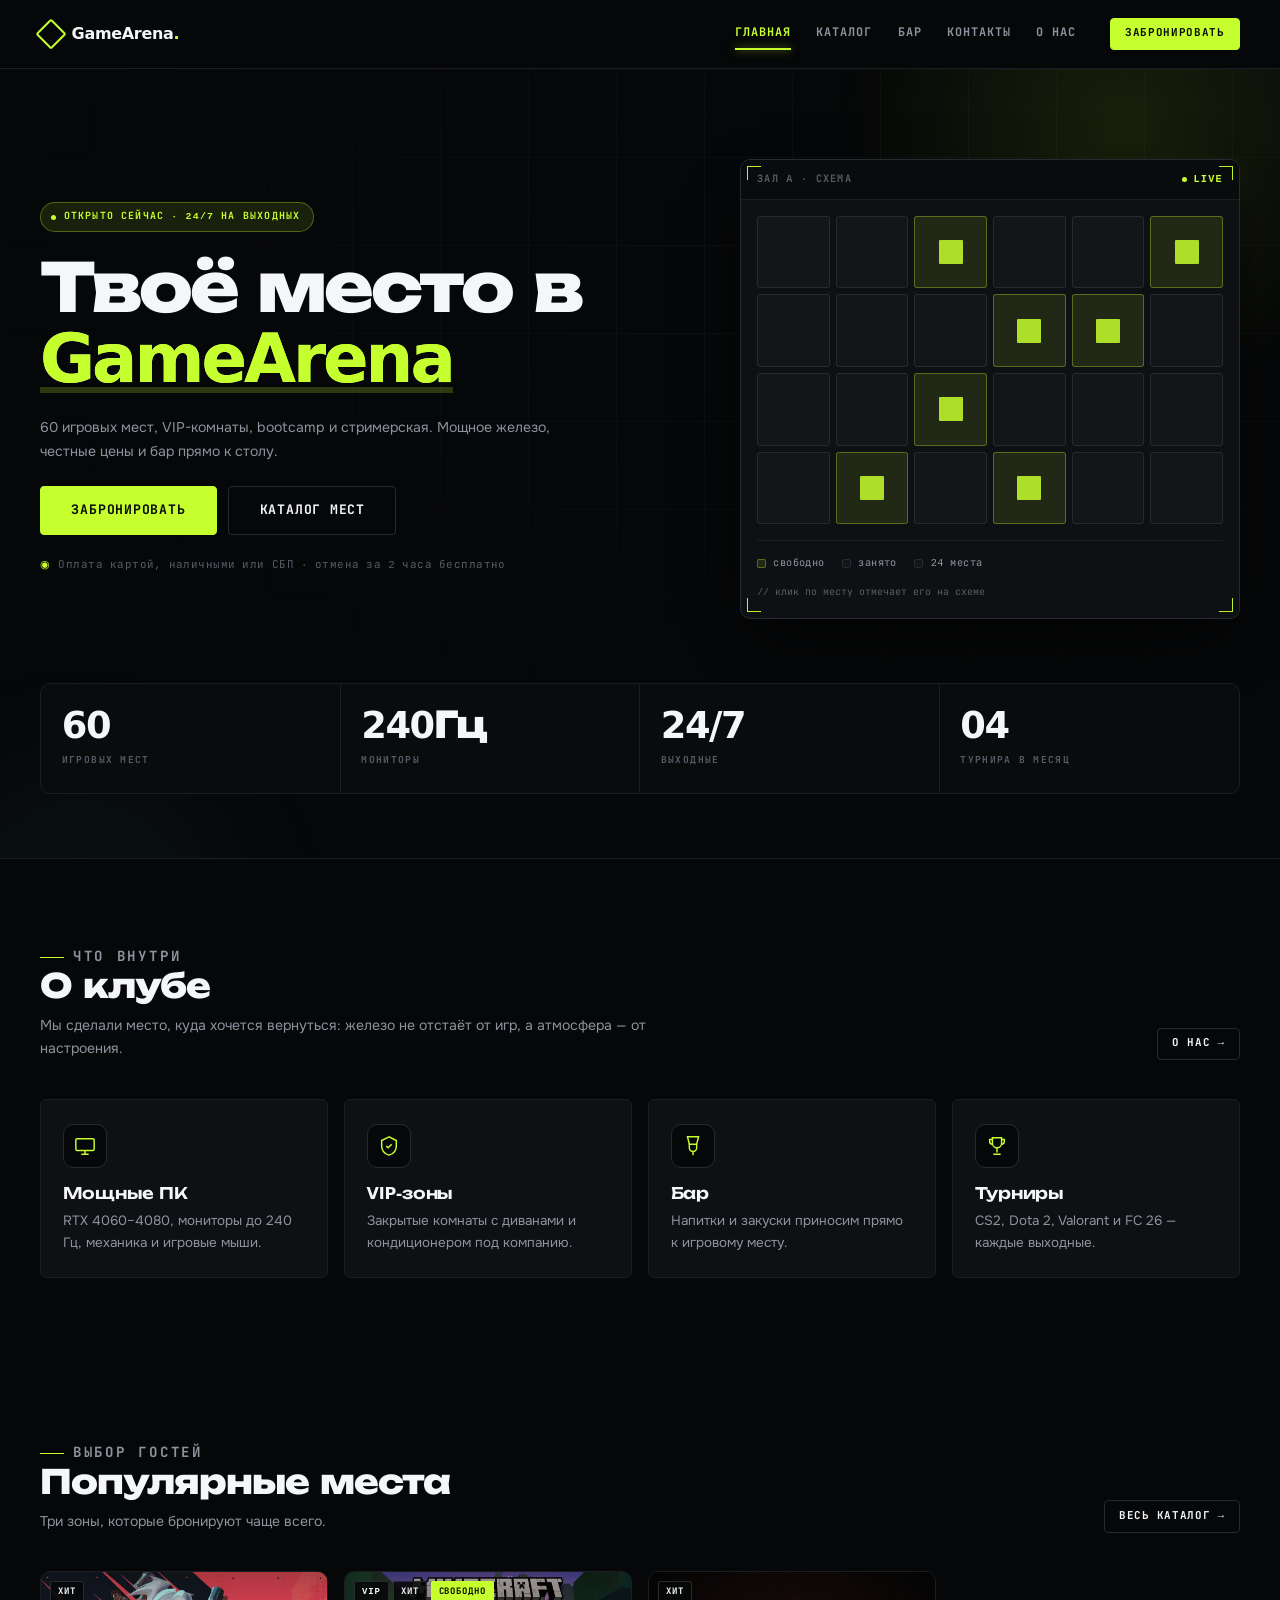
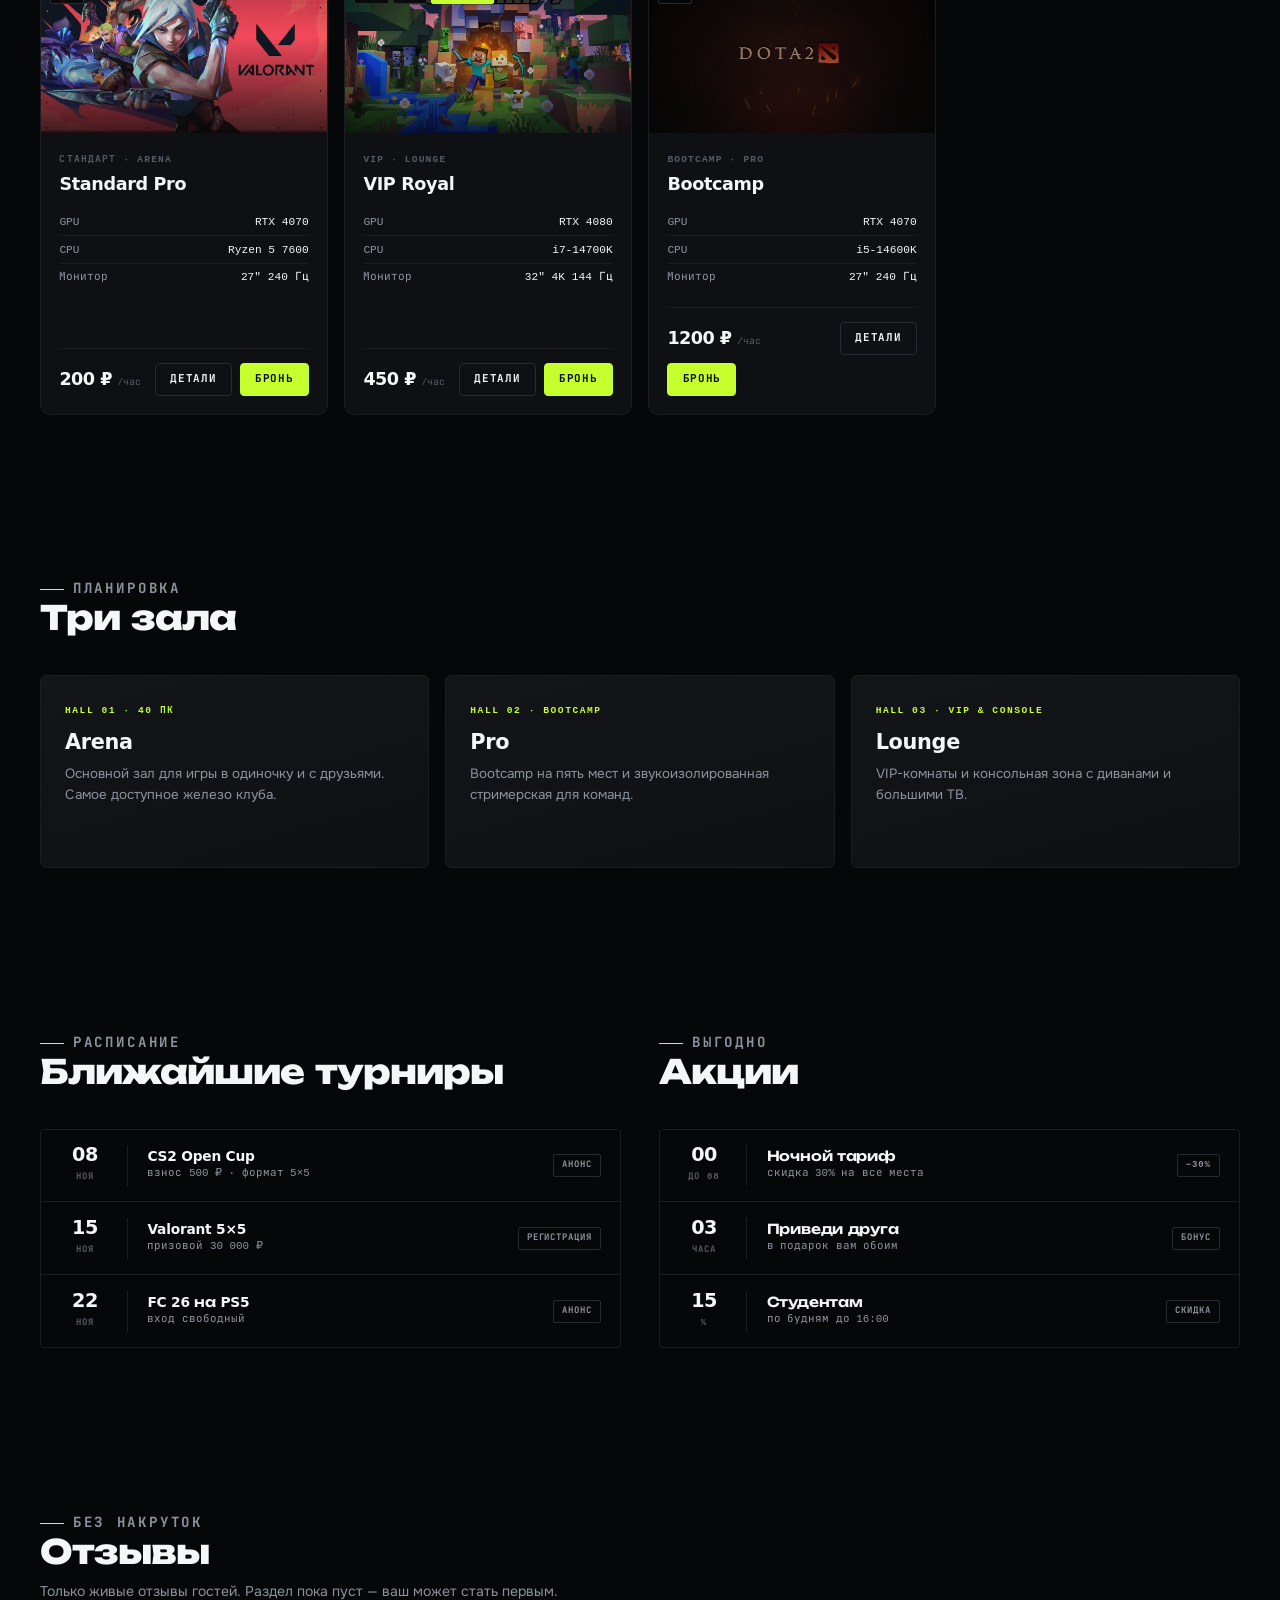
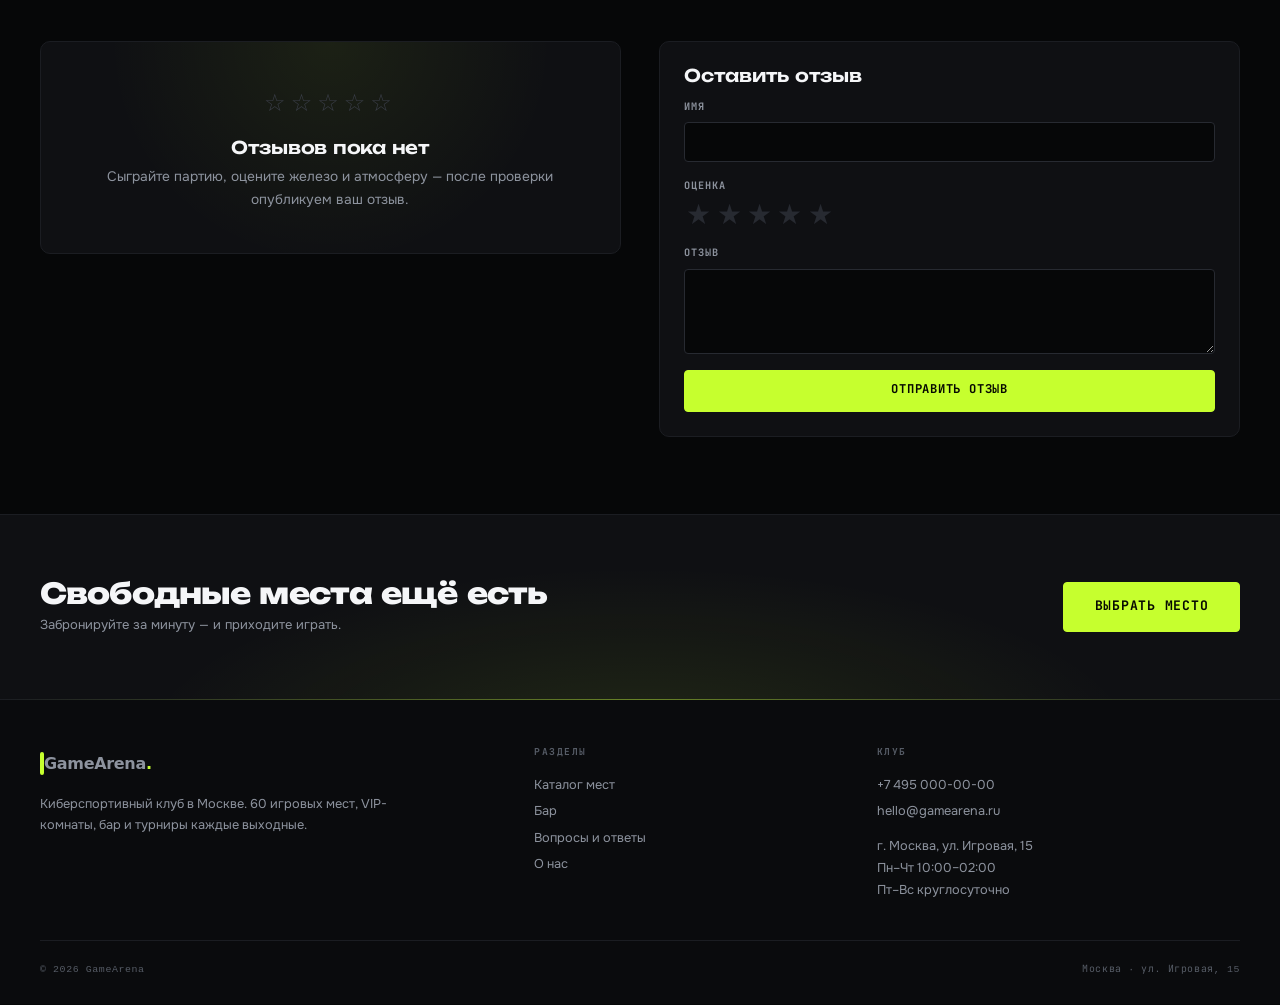
<file: index.html>
<!DOCTYPE html>
<html lang="ru">

<head>
    <!-- Ищете в коде что-то интересное? Тут только вёрстка и немного лайма. -->
    <!-- Пароль от админки: не существует. Пароль от вайфая: спросите у бармена. -->
    <meta charset="utf-8">
    <meta name="viewport" content="width=device-width,initial-scale=1">
    <meta name="description" content="GameArena — киберспортивный клуб в Москве: 60 игровых мест, VIP-комнаты, bootcamp, стримерская, бар и турниры каждые выходные.">
    <meta name="theme-color" content="#08090a">
    <link rel="icon" href="data:image/svg+xml,%3Csvg xmlns='http://www.w3.org/2000/svg' viewBox='0 0 32 32'%3E%3Crect width='32' height='32' fill='%2308090a'/%3E%3Crect x='9' y='9' width='14' height='14' fill='none' stroke='%23c6ff2e' stroke-width='2' transform='rotate(45 16 16)'/%3E%3C/svg%3E">
    <link rel="preload" href="assets/fonts/onest-cyrillic-wght-normal.woff2" as="font" type="font/woff2" crossorigin>
    <link rel="preload" href="assets/fonts/unbounded-800.woff2" as="font" type="font/woff2" crossorigin>
    <link rel="stylesheet" href="assets/css/main.css">
    <title>GameArena — киберспортивный клуб в Москве</title>
</head>

<body data-page="home">
    <main>
        <section class="hero">
            <div class="hero__bg" aria-hidden="true">
                <div class="hero__grid"></div>
                <div class="hero__glow hero__glow--1"></div>
                <div class="hero__glow hero__glow--2"></div>
            </div>
            <div class="wrap">
                <div class="hero__grid-cols">
                    <div class="hero__copy">
                        <p class="hero__badge fade-up"><i></i>Открыто сейчас · 24/7 на выходных</p>
                        <h1 class="hero__title fade-up" style="--d:.06s">Твоё место в<br><em class="grad-text">GameArena</em></h1>
                        <p class="hero__text fade-up" style="--d:.12s">60 игровых мест, VIP-комнаты, bootcamp и стримерская.
                            Мощное железо, честные цены и бар прямо к столу.</p>
                        <div class="hero__actions fade-up" style="--d:.18s">
                            <a class="btn btn--accent btn--lg" href="booking.html">Забронировать</a>
                            <a class="btn btn--ghost btn--lg" href="catalog.html">Каталог мест</a>
                        </div>
                        <p class="hero__note fade-up" style="--d:.24s"><i>◉</i> Оплата картой, наличными или СБП · отмена за 2 часа бесплатно</p>
                    </div>

                    <div class="hud fade-up" style="--d:.14s">
                        <i class="hud__c hud__c--tl"></i><i class="hud__c hud__c--tr"></i>
                        <i class="hud__c hud__c--bl"></i><i class="hud__c hud__c--br"></i>
                        <div class="hud__bar"><span>Зал A · схема</span><span class="hud__live">live</span></div>
                        <div class="hud__body">
                            <div class="seatmap" id="seatmap" role="group" aria-label="Схема зала: свободные и занятые места"></div>
                            <div class="hud__legend">
                                <span><i class="hud__dot hud__dot--free"></i>свободно</span>
                                <span><i class="hud__dot"></i>занято</span>
                                <span><i class="hud__dot"></i>24 места</span>
                            </div>
                            <p class="hud__hint">// клик по месту отмечает его на схеме</p>
                        </div>
                    </div>
                </div>

                <div class="stats fade-up" style="--d:.3s">
                    <div class="stat"><b data-count="60">60</b><span>игровых мест</span></div>
                    <div class="stat"><b data-count="240" data-suffix="Гц">240 Гц</b><span>мониторы</span></div>
                    <div class="stat"><b>24/7</b><span>выходные</span></div>
                    <div class="stat"><b data-count="4" data-pad="2">04</b><span>турнира в месяц</span></div>
                </div>
            </div>
        </section>

        <section class="section" id="about">
            <div class="wrap">
                <div class="section__head">
                    <div>
                        <p class="eyebrow reveal">Что внутри</p>
                        <h2 class="reveal">О клубе</h2>
                        <p class="reveal">Мы сделали место, куда хочется вернуться: железо не отстаёт от игр, а
                            атмосфера — от настроения.</p>
                    </div>
                    <a class="btn btn--ghost btn--sm reveal" href="about.html">О нас →</a>
                </div>
                <div class="feat-grid">
                    <article class="feat reveal" style="--d:0s">
                        <span class="feat__ico" aria-hidden="true">
                            <svg viewBox="0 0 24 24" fill="none" stroke="currentColor" stroke-width="1.6"><rect x="2" y="4" width="20" height="13" rx="1.5"/><path d="M8 21h8M12 17v4"/></svg>
                        </span>
                        <h3>Мощные ПК</h3>
                        <p>RTX 4060–4080, мониторы до 240 Гц, механика и игровые мыши.</p>
                    </article>
                    <article class="feat reveal" style="--d:.06s">
                        <span class="feat__ico" aria-hidden="true">
                            <svg viewBox="0 0 24 24" fill="none" stroke="currentColor" stroke-width="1.6"><path d="M12 2 4 6v6c0 5 3.4 8.6 8 10 4.6-1.4 8-5 8-10V6l-8-4Z"/><path d="m9 12 2 2 4-4"/></svg>
                        </span>
                        <h3>VIP-зоны</h3>
                        <p>Закрытые комнаты с диванами и кондиционером под компанию.</p>
                    </article>
                    <article class="feat reveal" style="--d:.12s">
                        <span class="feat__ico" aria-hidden="true">
                            <svg viewBox="0 0 24 24" fill="none" stroke="currentColor" stroke-width="1.6"><path d="M6 2h12l-2 8H8L6 2Z"/><path d="M8 10v4a4 4 0 0 0 8 0v-4"/><path d="M12 18v4"/></svg>
                        </span>
                        <h3>Бар</h3>
                        <p>Напитки и закуски приносим прямо к игровому месту.</p>
                    </article>
                    <article class="feat reveal" style="--d:.18s">
                        <span class="feat__ico" aria-hidden="true">
                            <svg viewBox="0 0 24 24" fill="none" stroke="currentColor" stroke-width="1.6"><path d="M7 3h10v6a5 5 0 0 1-10 0V3Z"/><path d="M17 5h3v2a3 3 0 0 1-3 3M7 5H4v2a3 3 0 0 0 3 3"/><path d="M12 14v5M8 21h8"/></svg>
                        </span>
                        <h3>Турниры</h3>
                        <p>CS2, Dota 2, Valorant и FC 26 — каждые выходные.</p>
                    </article>
                </div>
            </div>
        </section>

        <section class="section section--alt" id="popular">
            <div class="wrap">
                <div class="section__head">
                    <div>
                        <p class="eyebrow reveal">Выбор гостей</p>
                        <h2 class="reveal">Популярные места</h2>
                        <p class="reveal">Три зоны, которые бронируют чаще всего.</p>
                    </div>
                    <a class="btn btn--ghost btn--sm reveal" href="catalog.html">Весь каталог →</a>
                </div>
                <div class="cards" id="places"></div>
            </div>
        </section>

        <section class="section" id="halls">
            <div class="wrap">
                <div class="section__head">
                    <div>
                        <p class="eyebrow reveal">Планировка</p>
                        <h2 class="reveal">Три зала</h2>
                    </div>
                </div>
                <div class="hall-grid">
                    <a class="hall-card reveal" href="catalog.html" style="--d:0s">
                        <span class="hall-card__code">Hall 01 · 40 ПК</span>
                        <h3>Arena</h3>
                        <p>Основной зал для игры в одиночку и с друзьями. Самое доступное железо клуба.</p>
                        <span class="hall-card__go">смотреть места <i>→</i></span>
                    </a>
                    <a class="hall-card reveal" href="catalog.html" style="--d:.08s">
                        <span class="hall-card__code">Hall 02 · Bootcamp</span>
                        <h3>Pro</h3>
                        <p>Bootcamp на пять мест и звукоизолированная стримерская для команд.</p>
                        <span class="hall-card__go">смотреть места <i>→</i></span>
                    </a>
                    <a class="hall-card reveal" href="catalog.html" style="--d:.16s">
                        <span class="hall-card__code">Hall 03 · VIP &amp; Console</span>
                        <h3>Lounge</h3>
                        <p>VIP-комнаты и консольная зона с диванами и большими ТВ.</p>
                        <span class="hall-card__go">смотреть места <i>→</i></span>
                    </a>
                </div>
            </div>
        </section>

        <section class="section section--alt" id="schedule">
            <div class="wrap">
                <div class="cols">
                    <div>
                        <div class="section__head">
                            <div>
                                <p class="eyebrow reveal">Расписание</p>
                                <h2 class="reveal">Ближайшие турниры</h2>
                            </div>
                        </div>
                        <div class="stack reveal" id="events"></div>
                    </div>
                    <div>
                        <div class="section__head">
                            <div>
                                <p class="eyebrow reveal">Выгодно</p>
                                <h2 class="reveal">Акции</h2>
                            </div>
                        </div>
                        <div class="stack reveal" id="promos"></div>
                    </div>
                </div>
            </div>
        </section>

        <section class="section" id="reviews">
            <div class="wrap">
                <div class="section__head">
                    <div>
                        <p class="eyebrow reveal">Без накруток</p>
                        <h2 class="reveal">Отзывы</h2>
                        <p class="reveal">Только живые отзывы гостей. Раздел пока пуст — ваш может стать первым.</p>
                    </div>
                </div>
                <div class="cols">
                    <div class="panel panel--empty reveal">
                        <div class="panel__stars" aria-hidden="true">☆☆☆☆☆</div>
                        <h3>Отзывов пока нет</h3>
                        <p>Сыграйте партию, оцените железо и атмосферу — после проверки опубликуем ваш отзыв.</p>
                    </div>
                    <form class="panel reveal" id="review" data-validate novalidate style="--d:.08s">
                        <h3>Оставить отзыв</h3>
                        <div class="field">
                            <label class="label" for="r-name">Имя</label>
                            <input class="input" id="r-name" required autocomplete="name">
                        </div>
                        <div class="field">
                            <span class="label" id="r-rate-label">Оценка</span>
                            <input type="hidden" id="r-rate" name="rate" required>
                            <div class="rate" role="radiogroup" aria-labelledby="r-rate-label">
                                <button type="button" class="rate__star" data-v="1" role="radio" aria-checked="false" aria-label="1 звезда">★</button>
                                <button type="button" class="rate__star" data-v="2" role="radio" aria-checked="false" aria-label="2 звезды">★</button>
                                <button type="button" class="rate__star" data-v="3" role="radio" aria-checked="false" aria-label="3 звезды">★</button>
                                <button type="button" class="rate__star" data-v="4" role="radio" aria-checked="false" aria-label="4 звезды">★</button>
                                <button type="button" class="rate__star" data-v="5" role="radio" aria-checked="false" aria-label="5 звёзд">★</button>
                            </div>
                            <div class="err">Выберите оценку — от 1 до 5 звёзд</div>
                        </div>
                        <div class="field">
                            <label class="label" for="r-text">Отзыв</label>
                            <textarea class="textarea" id="r-text" rows="4" required></textarea>
                        </div>
                        <button class="btn btn--accent btn--block">Отправить отзыв</button>
                    </form>
                </div>
            </div>
        </section>

        <section class="cta-band">
            <div class="wrap cta-band__inner">
                <div>
                    <h2>Свободные места ещё есть</h2>
                    <p>Забронируйте за минуту — и приходите играть.</p>
                </div>
                <a class="btn btn--accent btn--lg" href="booking.html">Выбрать место</a>
            </div>
        </section>
    </main>
    <script src="assets/js/main.js" defer></script>
</body>

</html>
</file>
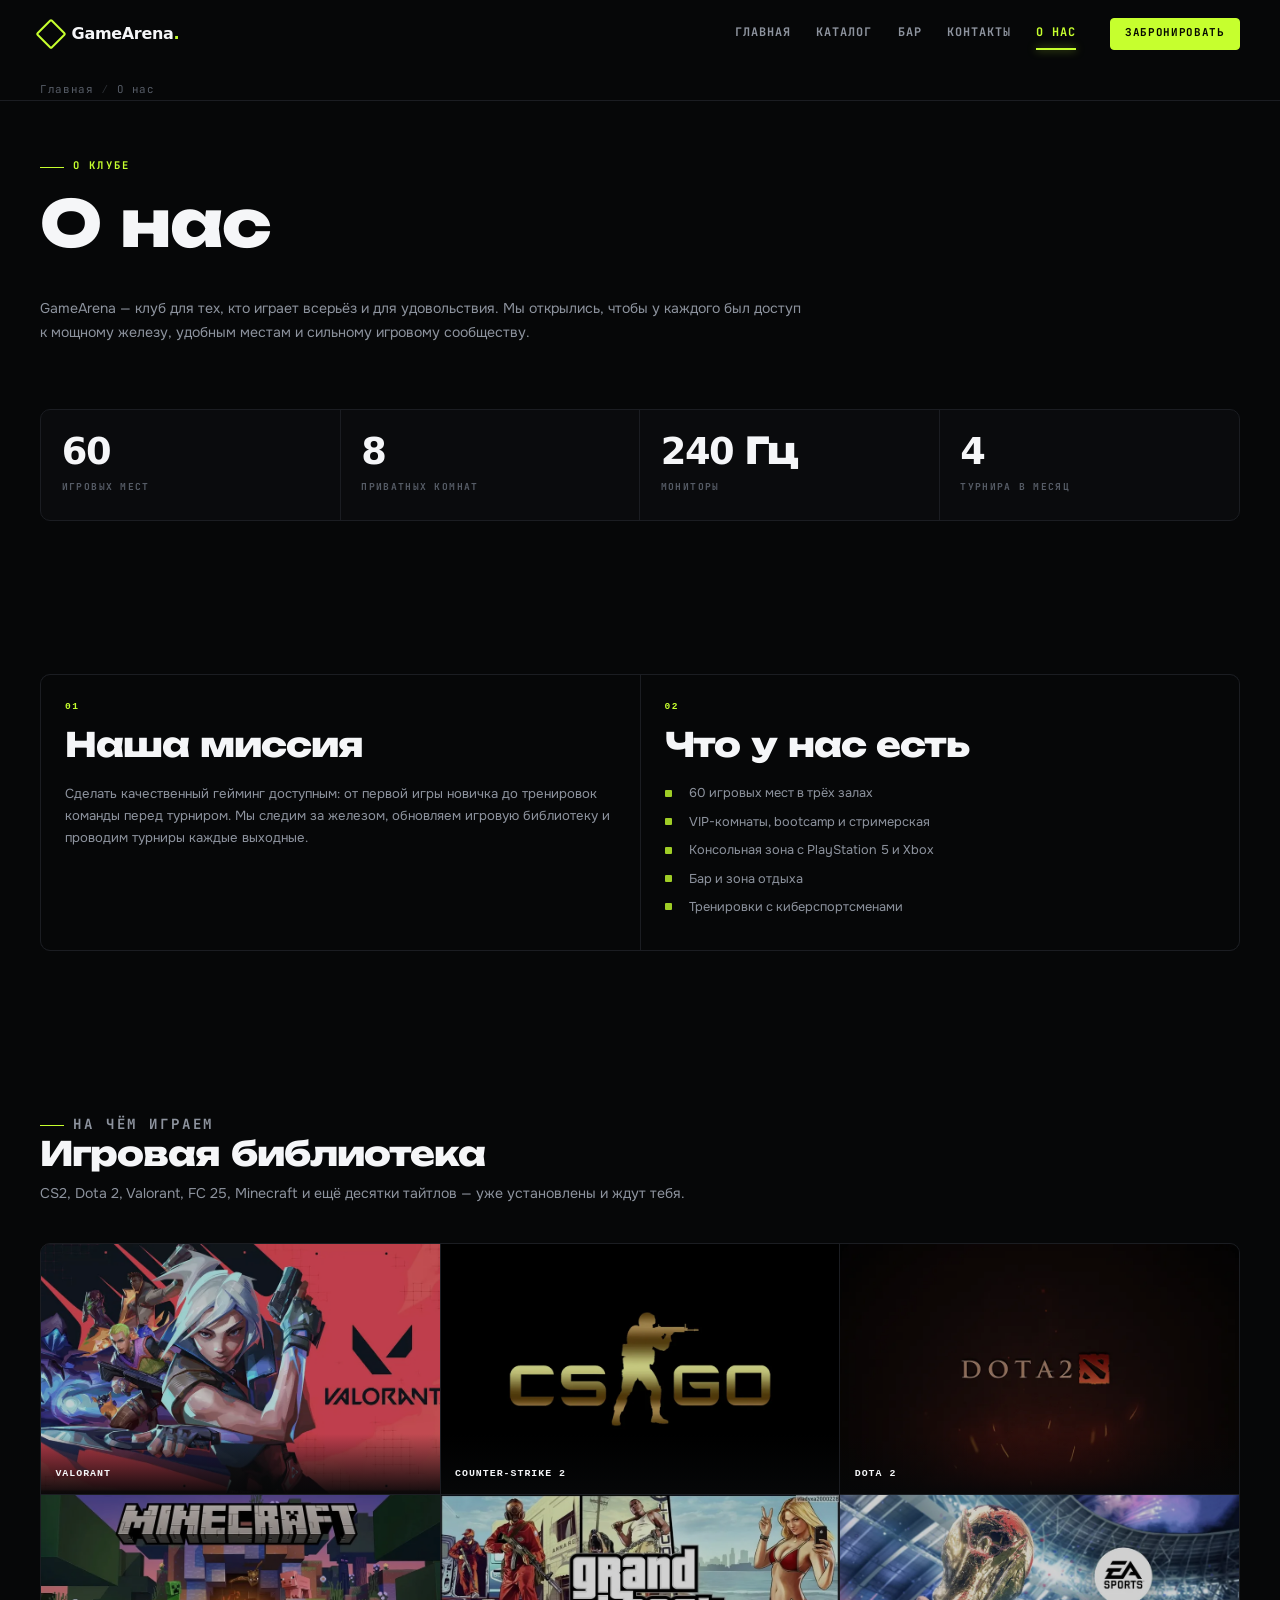
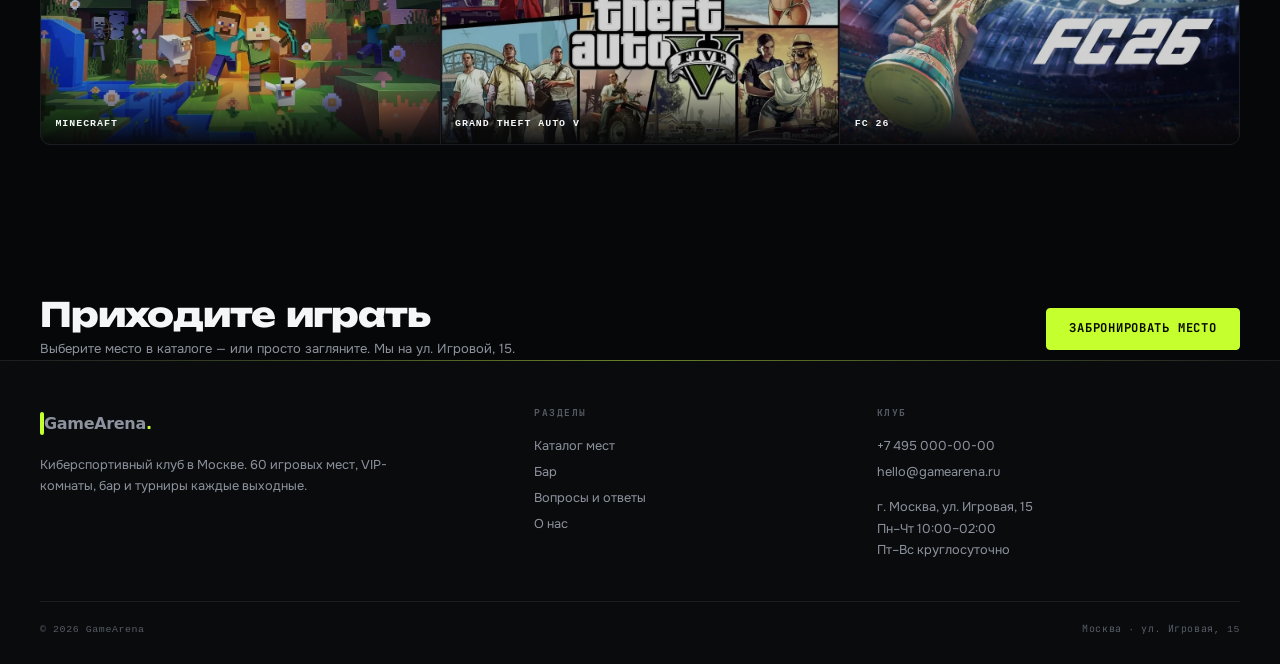
<file: about.html>
<!DOCTYPE html>
<html lang="ru">

<head>
    <meta charset="utf-8">
    <meta name="viewport" content="width=device-width,initial-scale=1">
    <meta name="description" content="О клубе GameArena: миссия, залы, консольная зона, бар, турниры и игровая библиотека.">
    <meta name="theme-color" content="#060708">
    <link rel="icon" href="data:image/svg+xml,%3Csvg xmlns='http://www.w3.org/2000/svg' viewBox='0 0 32 32'%3E%3Crect width='32' height='32' fill='%2308090a'/%3E%3Crect x='9' y='9' width='14' height='14' fill='none' stroke='%23b8ff2f' stroke-width='2' transform='rotate(45 16 16)'/%3E%3C/svg%3E">
    <link rel="preload" href="assets/fonts/unbounded-800.woff2" as="font" type="font/woff2" crossorigin>
    <link rel="stylesheet" href="assets/css/main.css">
    <title>О нас — GameArena</title>
</head>

<body data-page="about">
    <main>
        <section class="section section--tight">
            <div class="wrap">
                <p class="eyebrow">О клубе</p>
                <h1>О нас</h1>
                <p class="lead">GameArena — клуб для тех, кто играет всерьёз и для удовольствия. Мы открылись, чтобы у
                    каждого был доступ к мощному железу, удобным местам и сильному игровому сообществу.</p>
                <div class="stats reveal">
                    <div class="stat"><b>60</b><span>игровых мест</span></div>
                    <div class="stat"><b>8</b><span>приватных комнат</span></div>
                    <div class="stat"><b>240 Гц</b><span>мониторы</span></div>
                    <div class="stat"><b>4</b><span>турнира в месяц</span></div>
                </div>
            </div>
        </section>

        <section class="section">
            <div class="wrap">
                <div class="grid grid--2 reveal">
                    <div class="cell">
                        <span class="cell__num">01</span>
                        <h2>Наша миссия</h2>
                        <p>Сделать качественный гейминг доступным: от первой игры новичка до тренировок команды перед
                            турниром. Мы следим за железом, обновляем игровую библиотеку и проводим турниры каждые
                            выходные.</p>
                    </div>
                    <div class="cell">
                        <span class="cell__num">02</span>
                        <h2>Что у нас есть</h2>
                        <ul class="checklist mb-0">
                            <li>60 игровых мест в трёх залах</li>
                            <li>VIP-комнаты, bootcamp и стримерская</li>
                            <li>Консольная зона с PlayStation 5 и Xbox</li>
                            <li>Бар и зона отдыха</li>
                            <li>Тренировки с киберспортсменами</li>
                        </ul>
                    </div>
                </div>
            </div>
        </section>

        <section class="section">
            <div class="wrap">
                <div class="section__head">
                    <div>
                        <p class="eyebrow">На чём играем</p>
                        <h2>Игровая библиотека</h2>
                        <p>CS2, Dota 2, Valorant, FC 25, Minecraft и ещё десятки тайтлов — уже установлены и ждут тебя.</p>
                    </div>
                </div>
                <div class="gallery reveal">
                    <a href="catalog.html">
                        <img src="assets/img/standard-pro.webp" alt="Valorant" loading="lazy" decoding="async" width="1000" height="563">
                        <figcaption>Valorant</figcaption>
                    </a>
                    <a href="catalog.html">
                        <img src="assets/img/standard-1.webp" alt="Counter-Strike 2" loading="lazy" decoding="async" width="1000" height="563">
                        <figcaption>Counter-Strike 2</figcaption>
                    </a>
                    <a href="catalog.html">
                        <img src="assets/img/Bootcamp.webp" alt="Dota 2" loading="lazy" decoding="async" width="1000" height="563">
                        <figcaption>Dota 2</figcaption>
                    </a>
                    <a href="catalog.html">
                        <img src="assets/img/VIP-Royal.webp" alt="Minecraft" loading="lazy" decoding="async" width="1000" height="563">
                        <figcaption>Minecraft</figcaption>
                    </a>
                    <a href="catalog.html">
                        <img src="assets/img/PlayStation5.webp" alt="Grand Theft Auto V" loading="lazy" decoding="async" width="1000" height="563">
                        <figcaption>Grand Theft Auto V</figcaption>
                    </a>
                    <a href="catalog.html">
                        <img src="assets/img/Xbox-SeriesX.webp" alt="FC 26" loading="lazy" decoding="async" width="1000" height="563">
                        <figcaption>FC 26</figcaption>
                    </a>
                </div>
            </div>
        </section>

        <section class="section section--flush">
            <div class="wrap" style="display:flex;flex-wrap:wrap;align-items:center;justify-content:space-between;gap:1.5rem">
                <div>
                    <h2 style="margin-bottom:.3rem">Приходите играть</h2>
                    <p style="margin:0;color:var(--muted)">Выберите место в каталоге — или просто загляните. Мы на ул.
                        Игровой, 15.</p>
                </div>
                <a class="btn btn--accent" href="booking.html">Забронировать место</a>
            </div>
        </section>
    </main>
    <script src="assets/js/main.js" defer></script>
</body>

</html>
</file>
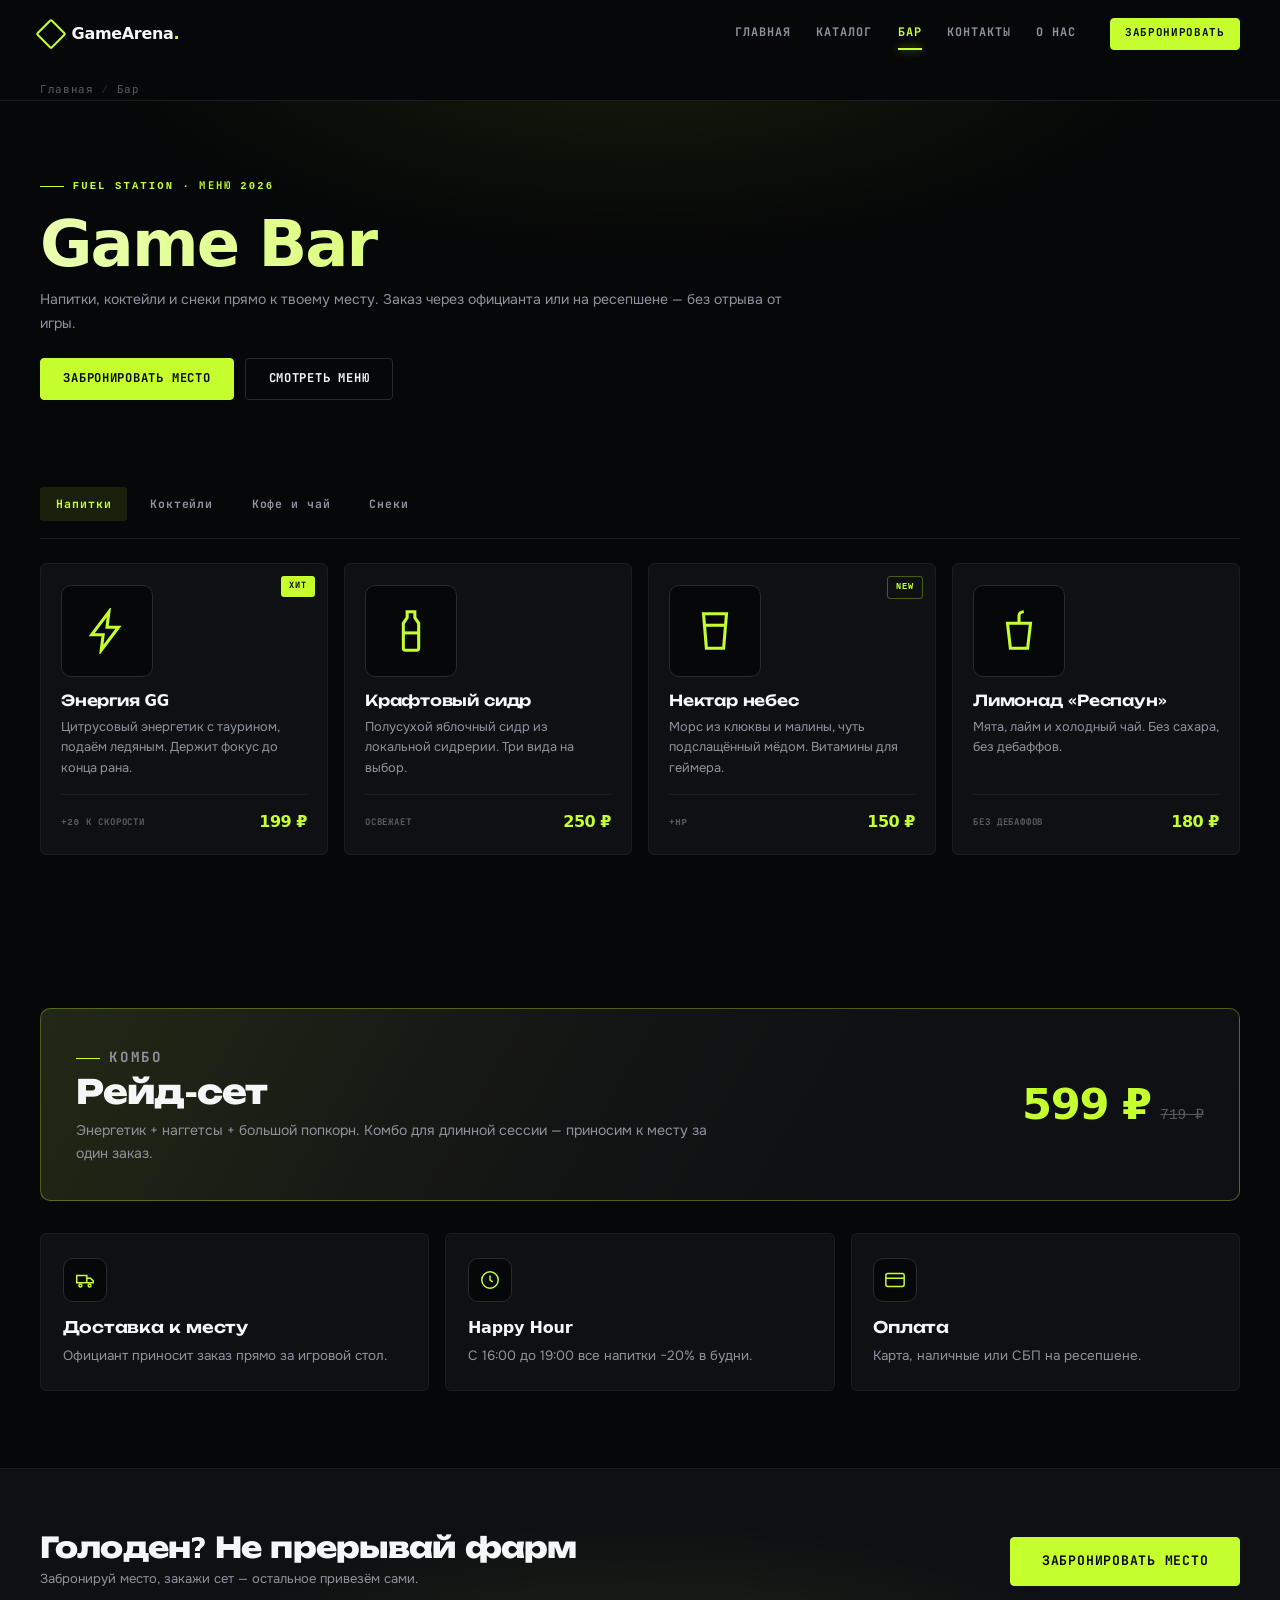
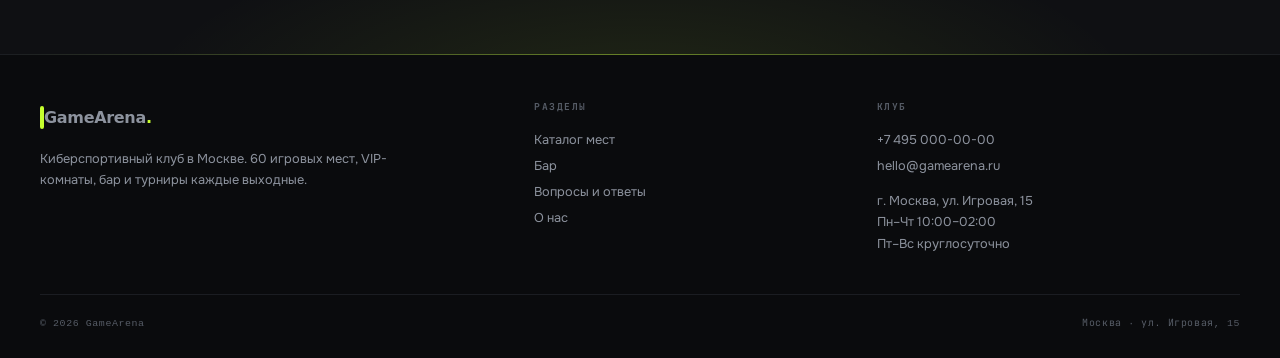
<file: bar.html>
<!DOCTYPE html>
<html lang="ru">

<head>
    <meta charset="utf-8">
    <meta name="viewport" content="width=device-width,initial-scale=1">
    <meta name="description" content="Game Bar — бар клуба GameArena: энергетики, коктейли, кофе и снеки с доставкой прямо к игровому месту.">
    <meta name="theme-color" content="#08090a">
    <link rel="icon" href="data:image/svg+xml,%3Csvg xmlns='http://www.w3.org/2000/svg' viewBox='0 0 32 32'%3E%3Crect width='32' height='32' fill='%2308090a'/%3E%3Crect x='9' y='9' width='14' height='14' fill='none' stroke='%23c6ff2e' stroke-width='2' transform='rotate(45 16 16)'/%3E%3C/svg%3E">
    <link rel="preload" href="assets/fonts/onest-cyrillic-wght-normal.woff2" as="font" type="font/woff2" crossorigin>
    <link rel="stylesheet" href="assets/css/main.css">
    <title>Бар — GameArena</title>
</head>

<body data-page="bar">
    <main>
        <section class="page-head page-head--bar">
            <div class="wrap">
                <p class="eyebrow reveal">Fuel Station · меню 2026</p>
                <h1 class="reveal grad-text">Game Bar</h1>
                <p class="lead reveal">Напитки, коктейли и снеки прямо к твоему месту. Заказ через официанта или на
                    ресепшене — без отрыва от игры.</p>
                <div class="hero__actions reveal" style="margin-top:1.4rem">
                    <a class="btn btn--accent" href="booking.html">Забронировать место</a>
                    <a class="btn btn--ghost" href="#menu">Смотреть меню</a>
                </div>
            </div>
        </section>

        <section class="section" id="menu" style="padding-top:clamp(2rem,4vw,3rem)">
            <div class="wrap">
                <div class="menu-tabs reveal" role="tablist" aria-label="Категории меню">
                    <button type="button" class="menu-tab is-on" data-cat="drinks" role="tab" aria-selected="true">Напитки</button>
                    <button type="button" class="menu-tab" data-cat="cocktails" role="tab" aria-selected="false">Коктейли</button>
                    <button type="button" class="menu-tab" data-cat="coffee" role="tab" aria-selected="false">Кофе и чай</button>
                    <button type="button" class="menu-tab" data-cat="snacks" role="tab" aria-selected="false">Снеки</button>
                </div>

                <div class="menu-panel" id="menuPanel"></div>
            </div>
        </section>

        <section class="section section--alt">
            <div class="wrap">
                <div class="deal reveal">
                    <div>
                        <p class="eyebrow">Комбо</p>
                        <h2>Рейд-сет</h2>
                        <p>Энергетик + наггетсы + большой попкорн. Комбо для длинной сессии — приносим к месту за один
                            заказ.</p>
                    </div>
                    <div class="deal__price"><b>599 ₽</b><s>719 ₽</s></div>
                </div>
                <div class="feat-grid feat-grid--3">
                    <article class="feat reveal" style="--d:0s">
                        <span class="feat__ico" aria-hidden="true">
                            <svg viewBox="0 0 24 24" fill="none" stroke="currentColor" stroke-width="1.6"><path d="M3 7h11v8H3zM14 10h4l3 3v2h-7z"/><circle cx="7" cy="18" r="1.6"/><circle cx="17" cy="18" r="1.6"/></svg>
                        </span>
                        <h3>Доставка к месту</h3>
                        <p>Официант приносит заказ прямо за игровой стол.</p>
                    </article>
                    <article class="feat reveal" style="--d:.06s">
                        <span class="feat__ico" aria-hidden="true">
                            <svg viewBox="0 0 24 24" fill="none" stroke="currentColor" stroke-width="1.6"><circle cx="12" cy="12" r="9"/><path d="M12 7v5l3 2"/></svg>
                        </span>
                        <h3>Happy Hour</h3>
                        <p>С 16:00 до 19:00 все напитки −20% в будни.</p>
                    </article>
                    <article class="feat reveal" style="--d:.12s">
                        <span class="feat__ico" aria-hidden="true">
                            <svg viewBox="0 0 24 24" fill="none" stroke="currentColor" stroke-width="1.6"><rect x="2" y="5" width="20" height="14" rx="2"/><path d="M2 10h20"/></svg>
                        </span>
                        <h3>Оплата</h3>
                        <p>Карта, наличные или СБП на ресепшене.</p>
                    </article>
                </div>
            </div>
        </section>

        <section class="cta-band">
            <div class="wrap cta-band__inner">
                <div>
                    <h2>Голоден? Не прерывай фарм</h2>
                    <p>Забронируй место, закажи сет — остальное привезём сами.</p>
                </div>
                <a class="btn btn--accent btn--lg" href="booking.html">Забронировать место</a>
            </div>
        </section>
    </main>
    <script src="assets/js/main.js" defer></script>
</body>

</html>
</file>
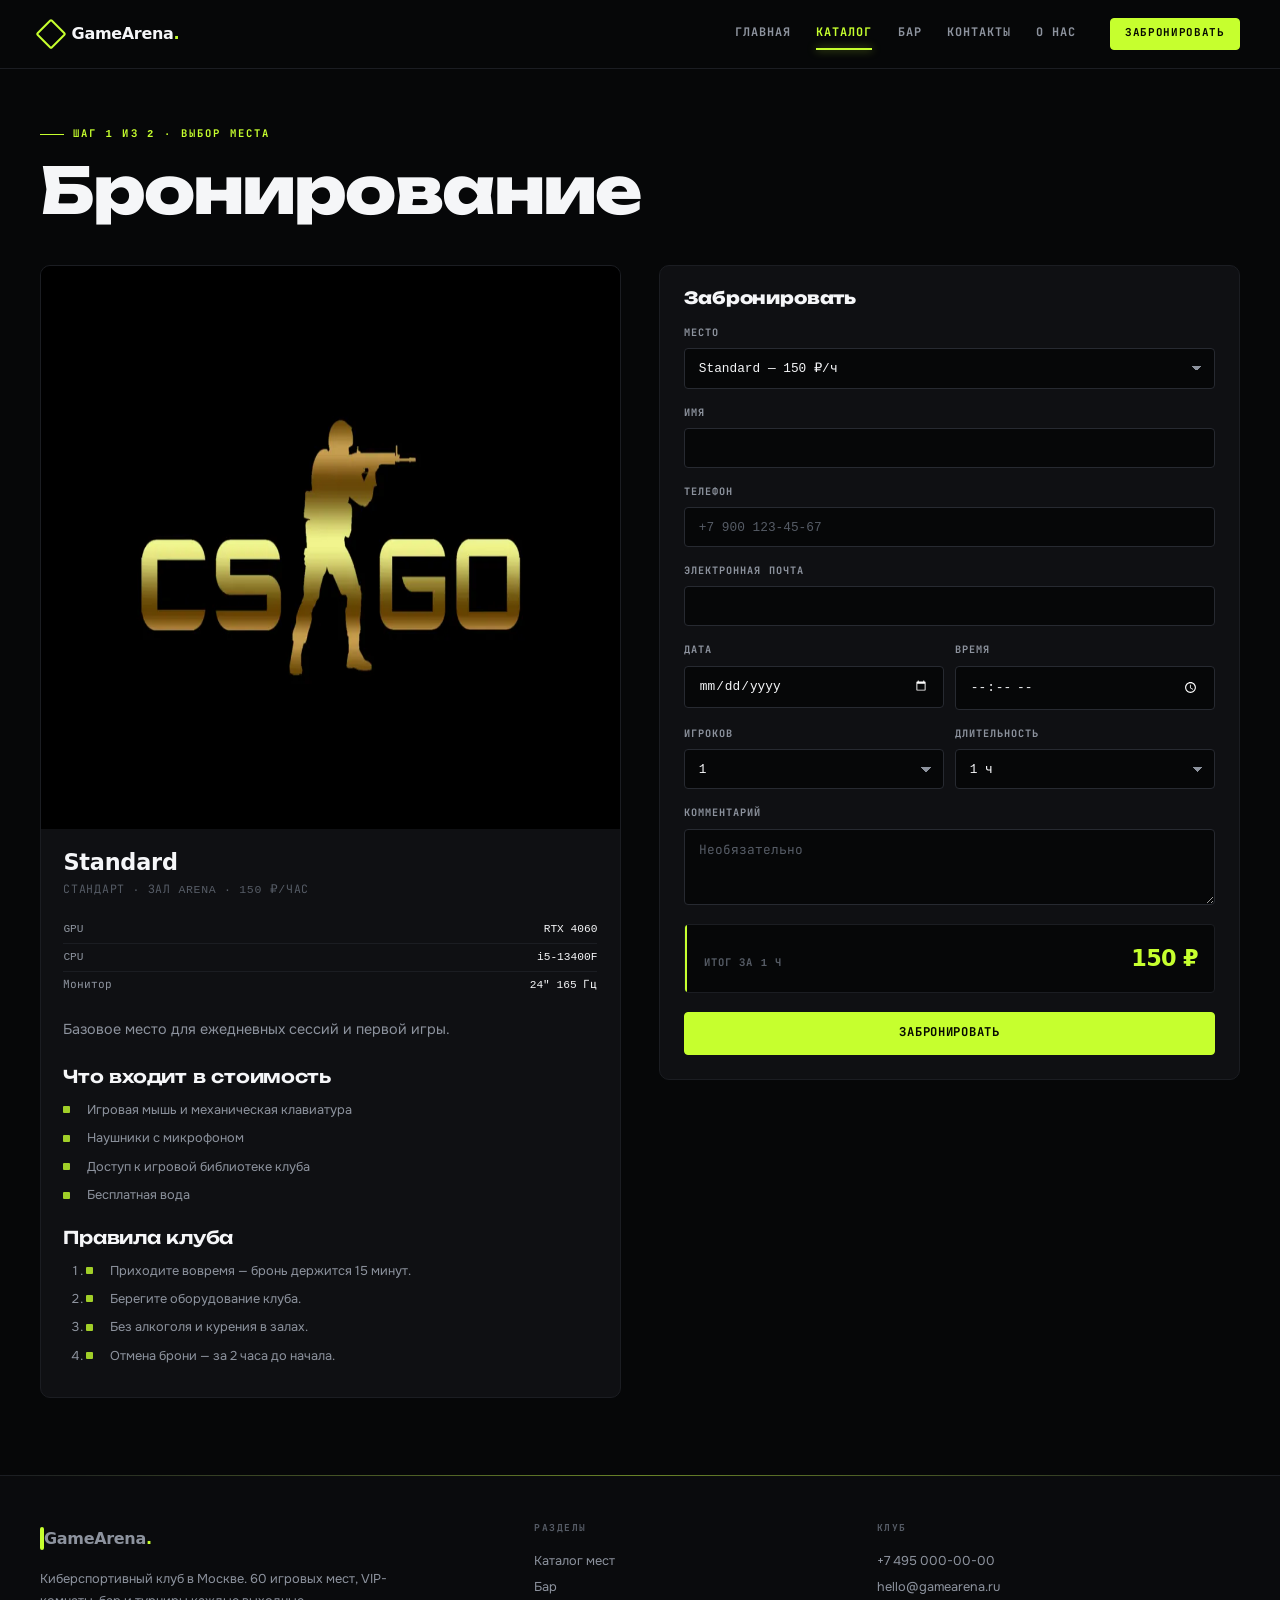
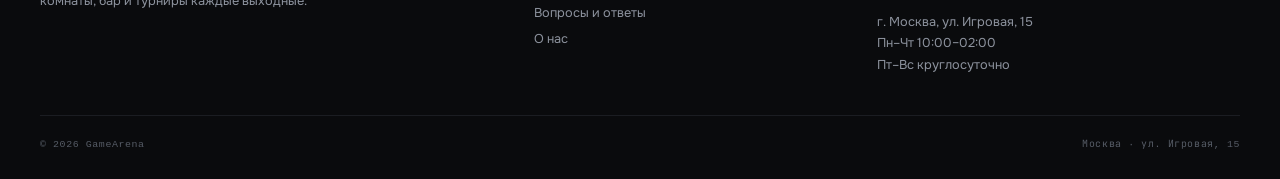
<file: booking.html>
<!DOCTYPE html>
<html lang="ru">

<head>
    <meta charset="utf-8">
    <meta name="viewport" content="width=device-width,initial-scale=1">
    <meta name="description" content="Бронирование игрового места в GameArena: характеристики, цены, правила клуба и форма брони онлайн.">
    <meta name="theme-color" content="#060708">
    <link rel="icon" href="data:image/svg+xml,%3Csvg xmlns='http://www.w3.org/2000/svg' viewBox='0 0 32 32'%3E%3Crect width='32' height='32' fill='%2308090a'/%3E%3Crect x='9' y='9' width='14' height='14' fill='none' stroke='%23b8ff2f' stroke-width='2' transform='rotate(45 16 16)'/%3E%3C/svg%3E">
    <link rel="preload" href="assets/fonts/unbounded-800.woff2" as="font" type="font/woff2" crossorigin>
    <link rel="stylesheet" href="assets/css/main.css">
    <title>Бронирование — GameArena</title>
</head>

<body data-page="booking">
    <main>
        <section class="section section--tight">
            <div class="wrap">
                <p class="eyebrow">Шаг 1 из 2 · выбор места</p>
                <h1>Бронирование</h1>
                <div class="cols">
                    <div class="panel" style="padding:0;overflow:hidden">
                        <div id="p-img" style="aspect-ratio:16/9;background:var(--surface-2)"></div>
                        <div style="padding:1.4rem">
                            <h2 id="p-name" style="font-size:1.4rem;margin-bottom:.3rem"></h2>
                            <p class="mono" id="p-meta" style="font-size:.72rem;letter-spacing:.06em;text-transform:uppercase;color:var(--muted-2);margin-bottom:1.1rem"></p>
                            <ul class="specs" id="p-specs" style="margin-bottom:1.2rem"></ul>
                            <p id="p-desc" style="color:var(--muted);font-size:.9rem"></p>
                            <h3 style="margin-top:1.6rem">Что входит в стоимость</h3>
                            <ul class="checklist">
                                <li>Игровая мышь и механическая клавиатура</li>
                                <li>Наушники с микрофоном</li>
                                <li>Доступ к игровой библиотеке клуба</li>
                                <li>Бесплатная вода</li>
                            </ul>
                            <h3 style="margin-top:1.4rem">Правила клуба</h3>
                            <ol class="checklist" style="padding-left:1.4rem;list-style:decimal">
                                <li>Приходите вовремя — бронь держится 15 минут.</li>
                                <li>Берегите оборудование клуба.</li>
                                <li>Без алкоголя и курения в залах.</li>
                                <li>Отмена брони — за 2 часа до начала.</li>
                            </ol>
                        </div>
                    </div>
                    <form class="panel" id="booking" data-validate novalidate style="position:sticky;top:84px">
                        <h2>Забронировать</h2>
                        <div class="field">
                            <label class="label" for="b-place">Место</label>
                            <select class="select" id="b-place"></select>
                        </div>
                        <div class="field">
                            <label class="label" for="b-name">Имя</label>
                            <input class="input" id="b-name" required autocomplete="name">
                        </div>
                        <div class="field">
                            <label class="label" for="b-tel">Телефон</label>
                            <input class="input" id="b-tel" type="tel" placeholder="+7 900 123-45-67" required autocomplete="tel">
                        </div>
                        <div class="field">
                            <label class="label" for="b-mail">Электронная почта</label>
                            <input class="input" id="b-mail" type="email" required autocomplete="email">
                        </div>
                        <div class="field-row">
                            <div class="field">
                                <label class="label" for="b-date">Дата</label>
                                <input class="input" id="b-date" type="date" required>
                            </div>
                            <div class="field">
                                <label class="label" for="b-time">Время</label>
                                <input class="input" id="b-time" type="time" required>
                            </div>
                        </div>
                        <div class="field-row">
                            <div class="field">
                                <label class="label" for="b-pl">Игроков</label>
                                <select class="select" id="b-pl"></select>
                            </div>
                            <div class="field">
                                <label class="label" for="b-h">Длительность</label>
                                <select class="select" id="b-h"></select>
                            </div>
                        </div>
                        <div class="field">
                            <label class="label" for="b-c">Комментарий</label>
                            <textarea class="textarea" id="b-c" rows="2" placeholder="Необязательно"></textarea>
                        </div>
                        <p class="total"><span id="total-note">итог</span><b id="total"></b></p>
                        <button class="btn btn--accent btn--block">Забронировать</button>
                    </form>
                </div>
            </div>
        </section>
    </main>
    <script src="assets/js/main.js" defer></script>
</body>

</html>
</file>
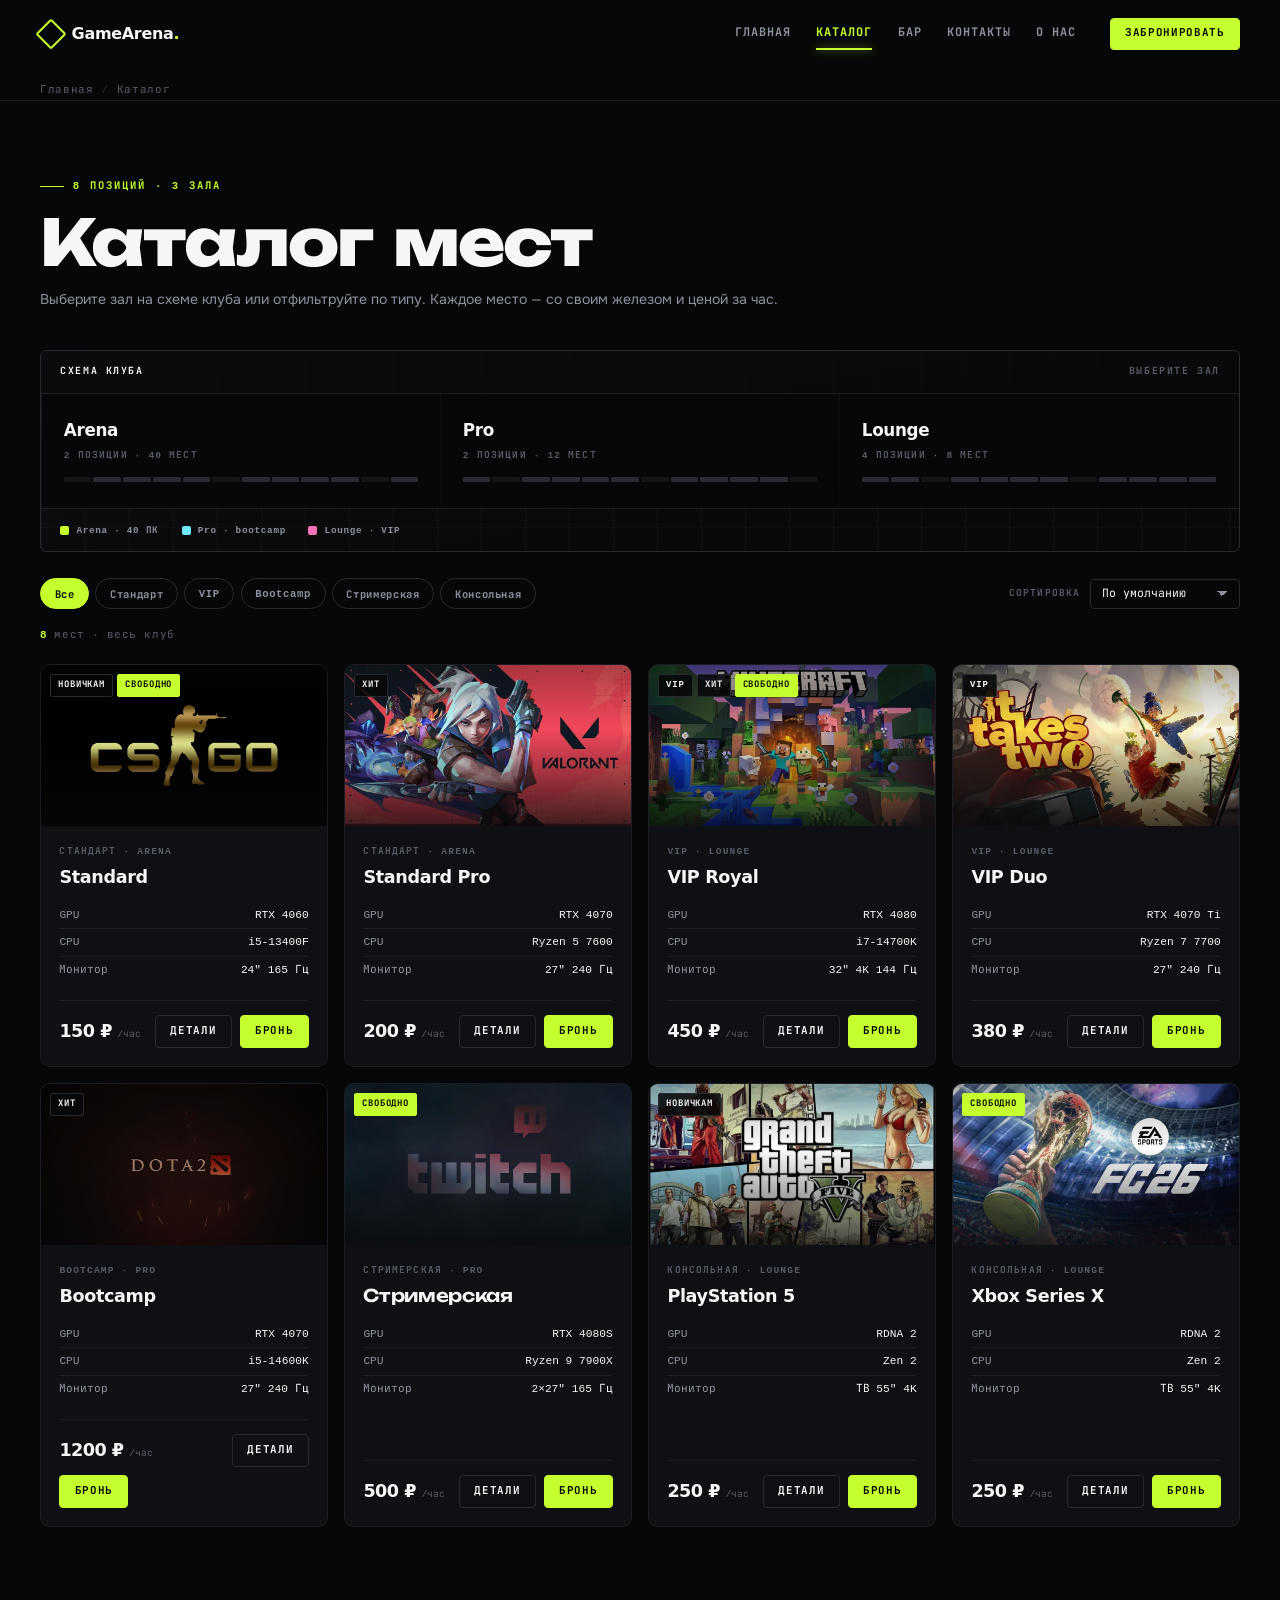
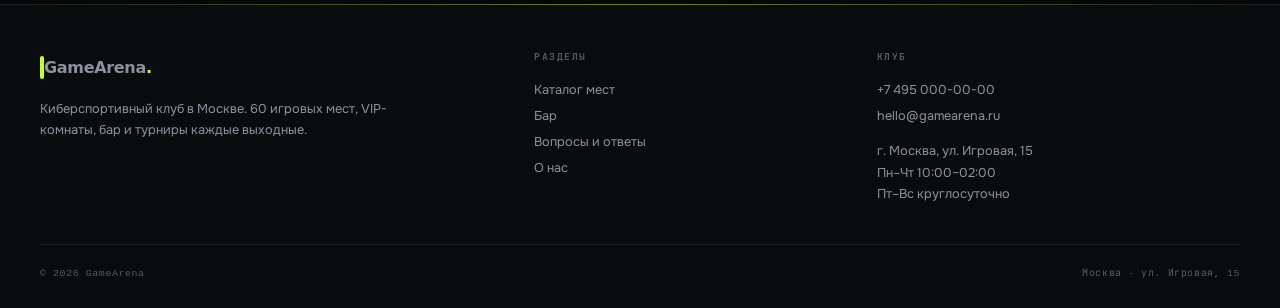
<file: catalog.html>
<!DOCTYPE html>
<html lang="ru">

<head>
    <meta charset="utf-8">
    <meta name="viewport" content="width=device-width,initial-scale=1">
    <meta name="description" content="Каталог игровых мест GameArena: схема трёх залов, стандарт, VIP, bootcamp, стримерская и консольная зона. Фильтры по типу и цене.">
    <meta name="theme-color" content="#08090a">
    <link rel="icon" href="data:image/svg+xml,%3Csvg xmlns='http://www.w3.org/2000/svg' viewBox='0 0 32 32'%3E%3Crect width='32' height='32' fill='%2308090a'/%3E%3Crect x='9' y='9' width='14' height='14' fill='none' stroke='%23c6ff2e' stroke-width='2' transform='rotate(45 16 16)'/%3E%3C/svg%3E">
    <link rel="preload" href="assets/fonts/onest-cyrillic-wght-normal.woff2" as="font" type="font/woff2" crossorigin>
    <link rel="preload" href="assets/fonts/unbounded-800.woff2" as="font" type="font/woff2" crossorigin>
    <link rel="stylesheet" href="assets/css/main.css">
    <title>Каталог мест — GameArena</title>
</head>

<body data-page="catalog">
    <main>
        <section class="page-head">
            <div class="wrap">
                <p class="eyebrow reveal">8 позиций · 3 зала</p>
                <h1 class="reveal">Каталог мест</h1>
                <p class="lead reveal">Выберите зал на схеме клуба или отфильтруйте по типу. Каждое место — со своим
                    железом и ценой за час.</p>
            </div>
        </section>

        <section class="section" style="padding-top:0">
            <div class="wrap">
                <div class="obsidian reveal">
                    <div class="obsidian__bar">
                        <span class="obsidian__title">Схема клуба</span>
                        <span class="obsidian__hint">выберите зал</span>
                    </div>
                    <div class="obsidian__map" id="hallmap" role="group" aria-label="Схема залов клуба"></div>
                    <div class="obsidian__legend">
                        <span><i class="lg lg--arena"></i>Arena · 40 ПК</span>
                        <span><i class="lg lg--pro"></i>Pro · bootcamp</span>
                        <span><i class="lg lg--lounge"></i>Lounge · VIP</span>
                    </div>
                </div>

                <div class="filter-row reveal">
                    <div class="chips" id="typeChips" role="group" aria-label="Фильтр по типу зоны">
                        <button type="button" class="chip is-on" data-type="">Все</button>
                        <button type="button" class="chip" data-type="standard">Стандарт</button>
                        <button type="button" class="chip" data-type="vip">VIP</button>
                        <button type="button" class="chip" data-type="bootcamp">Bootcamp</button>
                        <button type="button" class="chip" data-type="stream">Стримерская</button>
                        <button type="button" class="chip" data-type="console">Консольная</button>
                    </div>
                    <div class="filter-row__right">
                        <label class="sort-label" for="f-sort">Сортировка</label>
                        <select class="select select--sm" id="f-sort">
                            <option value="">По умолчанию</option>
                            <option value="asc">Дешёвые</option>
                            <option value="desc">Дорогие</option>
                        </select>
                    </div>
                </div>

                <p class="count-line"><span class="mono" id="count">8</span> мест · <span id="hallName">весь клуб</span></p>
                <div class="cards" id="list"></div>
            </div>
        </section>
    </main>
    <script src="assets/js/main.js" defer></script>
</body>

</html>
</file>
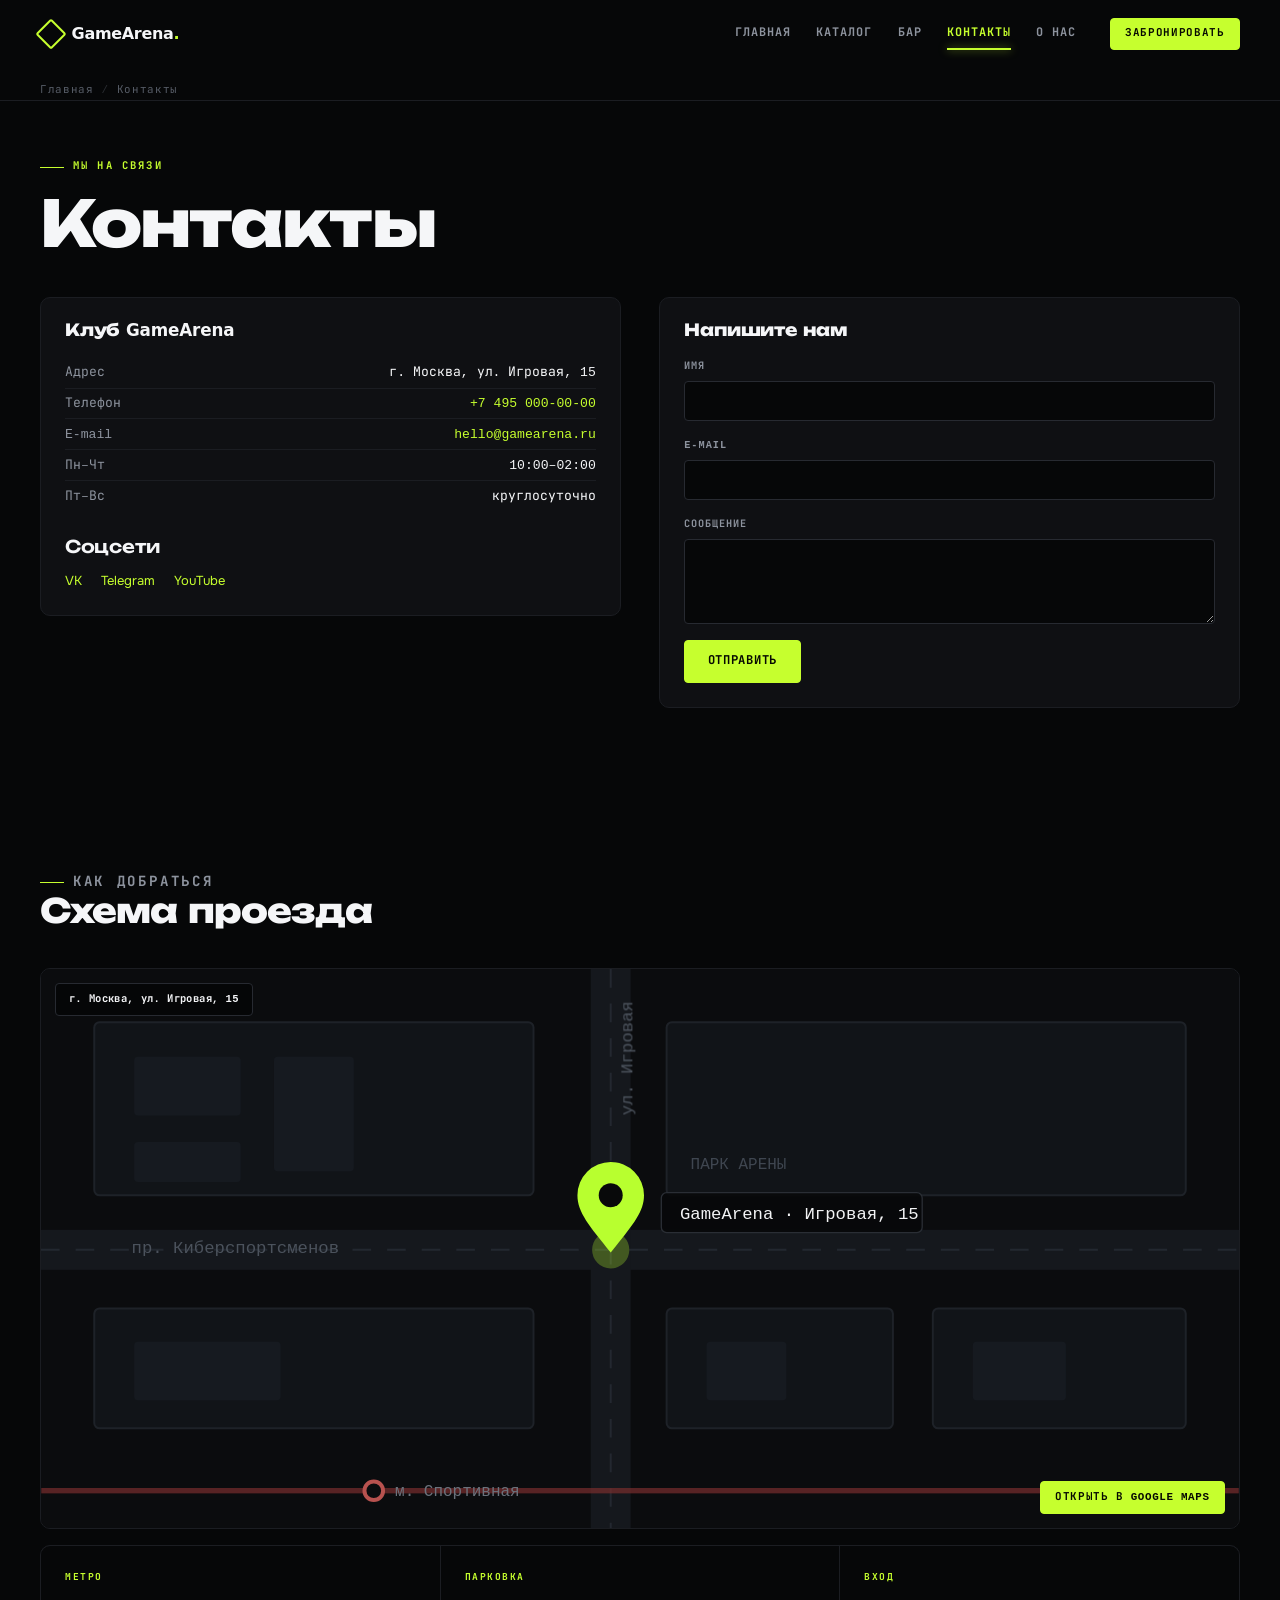
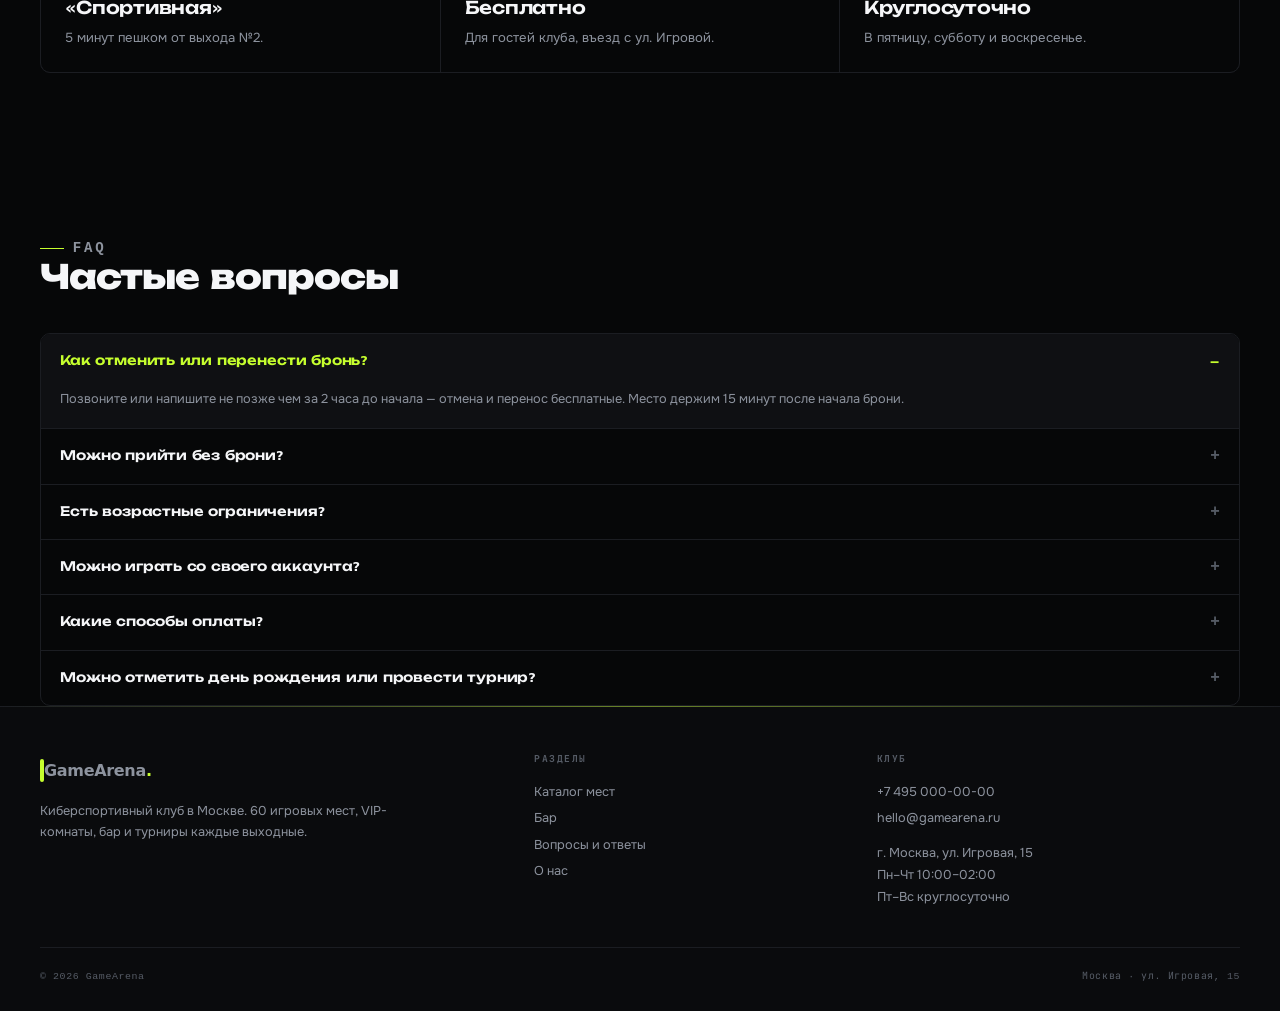
<file: kontakty.html>
<!DOCTYPE html>
<html lang="ru">

<head>
    <meta charset="utf-8">
    <meta name="viewport" content="width=device-width,initial-scale=1">
    <meta name="description" content="Контакты клуба GameArena: адрес, телефон, режим работы, схема проезда и форма обратной связи.">
    <meta name="theme-color" content="#060708">
    <link rel="icon" href="data:image/svg+xml,%3Csvg xmlns='http://www.w3.org/2000/svg' viewBox='0 0 32 32'%3E%3Crect width='32' height='32' fill='%2308090a'/%3E%3Crect x='9' y='9' width='14' height='14' fill='none' stroke='%23b8ff2f' stroke-width='2' transform='rotate(45 16 16)'/%3E%3C/svg%3E">
    <link rel="preload" href="assets/fonts/unbounded-800.woff2" as="font" type="font/woff2" crossorigin>
    <link rel="stylesheet" href="assets/css/main.css">
    <title>Контакты — GameArena</title>
</head>

<body data-page="contacts">
    <main>
        <section class="section section--tight">
            <div class="wrap">
                <p class="eyebrow">Мы на связи</p>
                <h1>Контакты</h1>
                <div class="cols">
                    <div class="panel">
                        <h2>Клуб GameArena</h2>
                        <div class="specs" style="font-size:.82rem">
                            <li>Адрес <span>г. Москва, ул. Игровая, 15</span></li>
                            <li>Телефон <span><a href="tel:+74950000000">+7 495 000-00-00</a></span></li>
                            <li>E-mail <span><a href="mailto:hello@gamearena.ru">hello@gamearena.ru</a></span></li>
                            <li>Пн–Чт <span>10:00–02:00</span></li>
                            <li>Пт–Вс <span>круглосуточно</span></li>
                        </div>
                        <h3 style="margin-top:1.6rem">Соцсети</h3>
                        <p style="display:flex;gap:1.2rem;margin:0">
                            <a href="https://vk.com/" target="_blank" rel="noopener">VK</a>
                            <a href="https://t.me/" target="_blank" rel="noopener">Telegram</a>
                            <a href="https://www.youtube.com/" target="_blank" rel="noopener">YouTube</a>
                        </p>
                    </div>
                    <form class="panel" id="feedback" data-validate novalidate>
                        <h2>Напишите нам</h2>
                        <div class="field">
                            <label class="label" for="c-name">Имя</label>
                            <input class="input" id="c-name" required autocomplete="name">
                        </div>
                        <div class="field">
                            <label class="label" for="c-mail">E-mail</label>
                            <input class="input" id="c-mail" type="email" required autocomplete="email">
                        </div>
                        <div class="field">
                            <label class="label" for="c-msg">Сообщение</label>
                            <textarea class="textarea" id="c-msg" rows="4" required></textarea>
                        </div>
                        <button class="btn btn--accent">Отправить</button>
                    </form>
                </div>
            </div>
        </section>

        <section class="section" id="map">
            <div class="wrap">
                <div class="section__head">
                    <div>
                        <p class="eyebrow">Как добраться</p>
                        <h2>Схема проезда</h2>
                    </div>
                </div>
                <div class="map reveal">
                    <svg viewBox="0 0 900 420" role="img" aria-label="Схема проезда к клубу GameArena на улице Игровой, 15">
                        <rect width="900" height="420" fill="#0b0c0e"></rect>
                        <rect x="0" y="196" width="900" height="30" fill="#15181d"></rect>
                        <rect x="413" y="0" width="30" height="420" fill="#15181d"></rect>
                        <path d="M0 211 H900" stroke="#232830" stroke-width="1.5" stroke-dasharray="14 12"></path>
                        <path d="M428 0 V420" stroke="#232830" stroke-width="1.5" stroke-dasharray="14 12"></path>
                        <g fill="#111418" stroke="#1e2228" stroke-width="1.5">
                            <rect x="40" y="40" width="330" height="130" rx="4"></rect>
                            <rect x="470" y="40" width="390" height="130" rx="4"></rect>
                            <rect x="40" y="255" width="330" height="90" rx="4"></rect>
                            <rect x="470" y="255" width="170" height="90" rx="4"></rect>
                            <rect x="670" y="255" width="190" height="90" rx="4"></rect>
                        </g>
                        <g fill="#161a20">
                            <rect x="70" y="66" width="80" height="44" rx="3"></rect>
                            <rect x="175" y="66" width="60" height="86" rx="3"></rect>
                            <rect x="70" y="130" width="80" height="30" rx="3"></rect>
                            <rect x="70" y="280" width="110" height="44" rx="3"></rect>
                            <rect x="500" y="280" width="60" height="44" rx="3"></rect>
                            <rect x="700" y="280" width="70" height="44" rx="3"></rect>
                        </g>
                        <text x="68" y="213" fill="#4b525c" font-size="13" font-family="monospace">пр. Киберспортсменов</text>
                        <text x="444" y="110" transform="rotate(-90 444 110)" fill="#4b525c" font-size="13" font-family="monospace">ул. Игровая</text>
                        <text x="488" y="150" fill="#3f4650" font-size="12" font-family="monospace">ПАРК АРЕНЫ</text>
                        <path d="M0 392 H900" stroke="#7a2e2e" stroke-width="4" opacity=".7"></path>
                        <circle cx="250" cy="392" r="7" fill="#0b0c0e" stroke="#b8524f" stroke-width="3"></circle>
                        <text x="266" y="396" fill="#6b727c" font-size="12" font-family="monospace">м. Спортивная</text>
                        <g>
                            <circle class="map__pulse" cx="428" cy="211" r="14" fill="rgba(184,255,47,0.28)"></circle>
                            <path d="M428 213 c-16 -20 -25 -30 -25 -43 a25 25 0 1 1 50 0 c0 13 -9 23 -25 43 z" fill="#b8ff2f"></path>
                            <circle cx="428" cy="170" r="9" fill="#08090a"></circle>
                        </g>
                        <rect x="466" y="168" width="196" height="30" rx="4" fill="rgba(8,9,10,0.92)" stroke="#2a2e35"></rect>
                        <text x="480" y="188" fill="#f2f3f5" font-size="13" font-family="monospace">GameArena · Игровая, 15</text>
                    </svg>
                    <div class="map__chip">г. Москва, ул. Игровая, 15</div>
                    <div class="map__actions"><a class="btn btn--accent btn--sm"
                            href="https://www.google.com/maps/search/?api=1&amp;query=%D0%9C%D0%BE%D1%81%D0%BA%D0%B2%D0%B0%2C+%D1%83%D0%BB.+%D0%98%D0%B3%D1%80%D0%BE%D0%B2%D0%B0%D1%8F%2C+15"
                            target="_blank" rel="noopener">Открыть в Google Maps</a></div>
                </div>
                <div class="grid grid--3 reveal" style="margin-top:1rem">
                    <div class="cell"><span class="cell__num">Метро</span>
                        <h3>«Спортивная»</h3>
                        <p>5 минут пешком от выхода №2.</p>
                    </div>
                    <div class="cell"><span class="cell__num">Парковка</span>
                        <h3>Бесплатно</h3>
                        <p>Для гостей клуба, въезд с ул. Игровой.</p>
                    </div>
                    <div class="cell"><span class="cell__num">Вход</span>
                        <h3>Круглосуточно</h3>
                        <p>В пятницу, субботу и воскресенье.</p>
                    </div>
                </div>
            </div>
        </section>

        <section class="section section--flush" id="faq">
            <div class="wrap">
                <div class="section__head">
                    <div>
                        <p class="eyebrow">FAQ</p>
                        <h2>Частые вопросы</h2>
                    </div>
                </div>
                <div class="faq reveal">
                    <details open>
                        <summary>Как отменить или перенести бронь?</summary>
                        <div class="faq__body">Позвоните или напишите не позже чем за 2 часа до начала — отмена и перенос
                            бесплатные. Место держим 15 минут после начала брони.</div>
                    </details>
                    <details>
                        <summary>Можно прийти без брони?</summary>
                        <div class="faq__body">Да, если есть свободные места. Вечером и в выходные лучше бронировать
                            заранее, а VIP и bootcamp — минимум за день.</div>
                    </details>
                    <details>
                        <summary>Есть возрастные ограничения?</summary>
                        <div class="faq__body">До 14 лет — только с родителями, с 14 до 18 — до 22:00 самостоятельно.
                            После 22:00 вход с 18 лет.</div>
                    </details>
                    <details>
                        <summary>Можно играть со своего аккаунта?</summary>
                        <div class="faq__body">Можно, только выходите из него после игры. Для гостей есть библиотека игр
                            клуба.</div>
                    </details>
                    <details>
                        <summary>Какие способы оплаты?</summary>
                        <div class="faq__body">Карта, наличные или СБП на месте. Стоимость — цена места за час, умноженная
                            на количество часов; сумма видна в форме брони.</div>
                    </details>
                    <details>
                        <summary>Можно отметить день рождения или провести турнир?</summary>
                        <div class="faq__body">Да, для компаний от 5 человек подойдут bootcamp и VIP-комнаты. Напишите
                            через форму — рассчитаем вариант под ваш бюджет.</div>
                    </details>
                </div>
            </div>
        </section>
    </main>
    <script src="assets/js/main.js" defer></script>
</body>

</html>
</file>
<file: assets/css/main.css>
﻿@font-face {
    font-family: 'Unbounded';
    font-style: normal;
    font-weight: 600;
    font-display: swap;
    src: url("../fonts/unbounded-600.woff2") format('woff2');
    unicode-range: U+0301, U+0400-045F, U+0490-0491, U+04B0-04B1, U+2116;
}

@font-face {
    font-family: 'Unbounded';
    font-style: normal;
    font-weight: 800;
    font-display: swap;
    src: url("../fonts/unbounded-800.woff2") format('woff2');
    unicode-range: U+0301, U+0400-045F, U+0490-0491, U+04B0-04B1, U+2116;
}

@font-face {
    font-family: 'JetBrains Mono';
    font-style: normal;
    font-weight: 400;
    font-display: swap;
    src: url("../fonts/jbmono-400.woff2") format('woff2');
    unicode-range: U+0301, U+0400-045F, U+0490-0491, U+04B0-04B1, U+2116;
}

@font-face {
    font-family: 'JetBrains Mono';
    font-style: normal;
    font-weight: 700;
    font-display: swap;
    src: url("../fonts/jbmono-700.woff2") format('woff2');
    unicode-range: U+0301, U+0400-045F, U+0490-0491, U+04B0-04B1, U+2116;
}

@font-face {
    font-family: 'Onest';
    font-style: normal;
    font-weight: 100 900;
    font-display: swap;
    src: url("../fonts/onest-cyrillic-wght-normal.woff2") format('woff2');
    unicode-range: U+0301, U+0400-045F, U+0490-0491, U+04B0-04B1, U+2116;
}

@font-face {
    font-family: 'Onest';
    font-style: normal;
    font-weight: 100 900;
    font-display: swap;
    src: url("../fonts/onest-latin-wght-normal.woff2") format('woff2');
    unicode-range: U+0000-00FF, U+0131, U+0152-0153, U+02BB-02BC, U+02C6, U+02DA, U+02DC, U+0304, U+0308, U+0329, U+2000-206F, U+20AC, U+2122, U+2191, U+2193, U+2212, U+2215, U+FEFF, U+FFFD;
}

:root {
    color-scheme: dark;
    --bg: #060708;
    --bg-2: #0a0b0d;
    --surface: #0f1013;
    --surface-2: #141519;
    --line: #1b1d22;
    --line-2: #272a31;
    --line-3: #383c45;
    --text: #f5f6f8;
    --muted: #8d939e;
    --muted-2: #565c66;
    --accent: #c6ff2e;
    --accent-2: #a3e600;
    --accent-dim: rgba(198, 255, 46, .1);
    --accent-line: rgba(198, 255, 46, .32);
    --accent-glow: rgba(198, 255, 46, .35);
    --ok: #4ade80;
    --warn: #fbbf24;
    --hot: #ff4d4d;
    --r: 4px;
    --r-lg: 10px;
    --radius: 6px;
    --radius-sm: 3px;
    --ease: cubic-bezier(.2, .7, .3, 1);
    --display: 'Unbounded', system-ui, sans-serif;
    --mono: 'JetBrains Mono', ui-monospace, monospace;
    --body: 'Onest', system-ui, -apple-system, 'Segoe UI', sans-serif;
    --pad: clamp(1rem, 4vw, 2.5rem);
    --nav-h: 68px;
}

*,
*::before,
*::after {
    box-sizing: border-box;
}

html {
    scroll-behavior: smooth;
    scroll-padding-top: calc(var(--nav-h) + 20px);
    -webkit-text-size-adjust: 100%;
}

body {
    margin: 0;
    background: var(--bg);
    color: var(--text);
    font-family: var(--body);
    font-weight: 400;
    font-size: clamp(13px, .95vw, 14.5px);
    line-height: 1.65;
    -webkit-font-smoothing: antialiased;
    overflow-x: hidden;
}

img {
    display: block;
    max-width: 100%;
}

a {
    color: var(--accent);
    text-decoration: none;
}

a:hover {
    text-decoration: none;
}

h1,
h2,
h3,
h4,
h5 {
    margin: 0 0 .6em;
    font-family: var(--display);
    font-weight: 800;
    line-height: 1.05;
    letter-spacing: -.03em;
}

h1 {
    font-size: clamp(2rem, 5.2vw, 4rem);
}

h2 {
    font-size: clamp(1.35rem, 2.8vw, 2.1rem);
}

h3 {
    font-size: clamp(.95rem, 1.4vw, 1.1rem);
    font-weight: 600;
    letter-spacing: -.015em;
    line-height: 1.25;
}

p {
    margin: 0 0 1rem;
}

ul,
ol {
    margin: 0 0 1rem;
    padding-left: 1.1rem;
}

::selection {
    background: var(--accent);
    color: #060708;
}

:focus-visible {
    outline: 2px solid var(--accent);
    outline-offset: 3px;
}

.wrap {
    width: min(1280px, 100% - var(--pad) * 2);
    margin-inline: auto;
}

.mono {
    font-family: var(--mono);
}

.eyebrow {
    display: inline-flex;
    align-items: center;
    gap: .55rem;
    margin: 0 0 1rem;
    font-family: var(--mono);
    font-size: .66rem;
    font-weight: 700;
    letter-spacing: .2em;
    text-transform: uppercase;
    color: var(--accent);
}

.eyebrow::before {
    content: '';
    width: 24px;
    height: 1px;
    background: var(--accent);
}

.eyebrow--bar::after {
    content: '';
    flex: 1;
    min-width: 40px;
    height: 1px;
    background: var(--line-2);
}

.lead {
    max-width: 48rem;
    color: var(--muted);
    font-size: clamp(.88rem, 1.1vw, 1rem);
    line-height: 1.7;
}

.section {
    position: relative;
    padding: clamp(3rem, 6vw, 5.5rem) 0;
}

.section__head {
    display: flex;
    align-items: flex-end;
    justify-content: space-between;
    gap: 2rem;
    flex-wrap: wrap;
    margin-bottom: clamp(1.6rem, 3vw, 2.5rem);
}

.section__head h2 {
    margin: 0;
}

.section__head p {
    margin: .6rem 0 0;
    max-width: 42rem;
    color: var(--muted);
    font-size: .88rem;
    line-height: 1.65;
}

.btn {
    --btn-bg: transparent;
    --btn-fg: var(--text);
    --btn-bd: var(--line-2);
    position: relative;
    display: inline-flex;
    align-items: center;
    justify-content: center;
    gap: .55rem;
    padding: .8rem 1.4rem;
    border: 1px solid var(--btn-bd);
    border-radius: var(--r);
    background: var(--btn-bg);
    color: var(--btn-fg);
    font-family: var(--mono);
    font-size: .76rem;
    font-weight: 700;
    letter-spacing: .06em;
    text-transform: uppercase;
    line-height: 1.2;
    cursor: pointer;
    overflow: hidden;
    transition: background .18s, border-color .18s, color .18s, transform .12s, box-shadow .2s;
}

.btn:hover {
    text-decoration: none;
    border-color: var(--line-3);
    transform: translateY(-1px);
}

.btn:active {
    transform: none;
}

.btn::before {
    content: '';
    position: absolute;
    top: 0;
    left: -120%;
    width: 60%;
    height: 100%;
    background: linear-gradient(100deg, transparent, rgba(255, 255, 255, .3), transparent);
    transform: skewX(-20deg);
    transition: left .55s ease;
    pointer-events: none;
}

.btn:hover::before {
    left: 130%;
}

.btn--accent {
    --btn-bg: var(--accent);
    --btn-fg: #070a02;
    --btn-bd: var(--accent);
}

.btn--accent:hover {
    --btn-bg: #d4ff5e;
    --btn-bd: #d4ff5e;
    box-shadow: 0 8px 24px -6px var(--accent-glow);
}

.btn--accent::before {
    background: linear-gradient(100deg, transparent, rgba(255, 255, 255, .55), transparent);
}

.btn--ghost:hover {
    --btn-bg: var(--surface-2);
    --btn-fg: #fff;
}

.btn--sm {
    padding: .55rem .9rem;
    font-size: .68rem;
}

.btn--lg {
    padding: 1rem 1.9rem;
    font-size: .82rem;
}

.btn--block {
    width: 100%;
}

.site-header {
    position: sticky;
    top: 0;
    z-index: 100;
    background: var(--bg);
    border-bottom: 1px solid var(--line);
}

.site-header__bar {
    display: flex;
    align-items: center;
    gap: 2rem;
    min-height: var(--nav-h);
}

.logo {
    display: inline-flex;
    align-items: center;
    gap: .6rem;
    flex-shrink: 0;
    color: var(--text);
    font-family: var(--display);
    font-weight: 800;
    font-size: 1rem;
    letter-spacing: -.02em;
}

.logo__mark {
    position: relative;
    width: 22px;
    height: 22px;
    flex-shrink: 0;
    border: 2px solid var(--accent);
    border-radius: 2px;
    transform: rotate(45deg);
    transition: transform .3s cubic-bezier(.6, 0, .3, 1), box-shadow .3s;
}

.logo:hover .logo__mark {
    transform: rotate(225deg);
    box-shadow: 0 0 16px var(--accent-glow);
}

.logo__text {
    white-space: nowrap;
}

.logo__dot {
    color: var(--accent);
    font-style: normal;
}

.nav {
    display: flex;
    align-items: center;
    gap: 1.6rem;
    margin-left: auto;
}

.nav__link {
    position: relative;
    padding: .35rem 0;
    color: var(--muted);
    font-family: var(--mono);
    font-size: .74rem;
    font-weight: 700;
    letter-spacing: .08em;
    text-transform: uppercase;
    transition: color .18s;
}

.nav__link::after {
    content: '';
    position: absolute;
    left: 0;
    bottom: -1px;
    width: 0;
    height: 1px;
    background: var(--accent);
    transition: width .25s ease;
}

.nav__link:hover {
    color: var(--text);
}

.nav__link:hover::after {
    width: 100%;
}

.nav__link--active {
    color: var(--accent);
}

.nav__link--active::after {
    width: 100%;
}

.nav__cta {
    margin-left: .5rem;
}

.burger {
    display: none;
    width: 38px;
    height: 34px;
    margin-left: auto;
    padding: 0;
    background: none;
    border: 1px solid var(--line-2);
    border-radius: var(--r);
    cursor: pointer;
}

.burger span {
    display: block;
    width: 15px;
    height: 1.5px;
    margin: 3px auto;
    background: var(--text);
    transition: transform .25s, opacity .2s;
}

.burger[aria-expanded="true"] span:nth-child(1) {
    transform: translateY(4.5px) rotate(45deg);
}

.burger[aria-expanded="true"] span:nth-child(2) {
    opacity: 0;
}

.burger[aria-expanded="true"] span:nth-child(3) {
    transform: translateY(-4.5px) rotate(-45deg);
}

.crumbs {
    padding: .9rem 0 0;
    font-family: var(--mono);
    font-size: .68rem;
    letter-spacing: .06em;
    color: var(--muted-2);
}

.crumbs a {
    color: var(--muted-2);
    transition: color .15s;
}

.crumbs a:hover {
    color: var(--accent);
}

.crumbs span {
    margin: 0 .5rem;
    opacity: .45;
}

.hero {
    position: relative;
    overflow: hidden;
    padding: clamp(3rem, 7vw, 6.5rem) 0 clamp(2.5rem, 5vw, 4.5rem);
    border-bottom: 1px solid var(--line);
}

.hero__badge {
    display: inline-flex;
    align-items: center;
    gap: .5rem;
    margin: 0 0 1.3rem;
    padding: .35rem .8rem .35rem .6rem;
    border: 1px solid var(--accent-line);
    border-radius: 99px;
    background: var(--accent-dim);
    font-family: var(--mono);
    font-size: .62rem;
    font-weight: 700;
    letter-spacing: .12em;
    text-transform: uppercase;
    color: var(--accent);
}

.hero__badge i {
    width: 5px;
    height: 5px;
    border-radius: 50%;
    background: var(--accent);
    animation: pulse 2s infinite;
}

@keyframes pulse {
    50% {
        opacity: .2;
    }
}

.hero__title {
    margin-bottom: .8rem;
    font-size: clamp(2rem, 5.4vw, 4.2rem);
    letter-spacing: -.045em;
}

.hero__title em {
    position: relative;
    display: inline-block;
    color: var(--accent);
    font-style: normal;
}

.hero__title em::after {
    content: '';
    position: absolute;
    left: 0;
    right: 0;
    bottom: .02em;
    height: .09em;
    background: var(--accent);
    opacity: .2;
}

.hero__text {
    max-width: 34rem;
    margin-bottom: 1.8rem;
    color: var(--muted);
    font-size: clamp(.88rem, 1.1vw, 1rem);
    line-height: 1.7;
}

.hero__actions {
    display: flex;
    flex-wrap: wrap;
    gap: .7rem;
}

.hero__note {
    display: flex;
    align-items: center;
    gap: .5rem;
    margin: 1.3rem 0 0;
    font-family: var(--mono);
    font-size: .68rem;
    letter-spacing: .04em;
    color: var(--muted-2);
}

.hero__note i {
    color: var(--accent);
    font-style: normal;
}

.stats {
    display: grid;
    grid-template-columns: repeat(4, 1fr);
    margin-top: clamp(2.5rem, 5vw, 4rem);
    border: 1px solid var(--line);
    border-radius: var(--r-lg);
    overflow: hidden;
    background: var(--bg-2);
}

.stat {
    position: relative;
    padding: 1.5rem 1.3rem;
    border-right: 1px solid var(--line);
    overflow: hidden;
    transition: background .2s;
}

.stat:last-child {
    border-right: 0;
}

.stat:hover {
    background: var(--surface);
}

.stat b {
    display: block;
    font-family: var(--display);
    font-size: clamp(1.5rem, 3vw, 2.3rem);
    font-weight: 800;
    letter-spacing: -.04em;
    line-height: 1;
    transition: color .2s;
}

.stat:hover b {
    color: var(--accent);
}

.stat span {
    display: block;
    margin-top: .55rem;
    font-family: var(--mono);
    font-size: .6rem;
    font-weight: 700;
    letter-spacing: .14em;
    text-transform: uppercase;
    color: var(--muted-2);
}

.stat::after {
    content: '';
    position: absolute;
    left: 0;
    bottom: 0;
    width: 0;
    height: 2px;
    background: var(--accent);
    transition: width .3s ease;
}

.stat:hover::after {
    width: 100%;
}

.hud {
    position: relative;
    border: 1px solid var(--line-2);
    border-radius: var(--r-lg);
    background: var(--surface);
    overflow: hidden;
    box-shadow: 0 24px 60px -20px rgba(0, 0, 0, .9);
}

.hud__bar {
    display: flex;
    align-items: center;
    justify-content: space-between;
    gap: 1rem;
    padding: .7rem 1rem;
    background: var(--bg-2);
    border-bottom: 1px solid var(--line);
    font-family: var(--mono);
    font-size: .64rem;
    font-weight: 700;
    letter-spacing: .12em;
    text-transform: uppercase;
    color: var(--muted-2);
}

.hud__live {
    display: inline-flex;
    align-items: center;
    gap: .4rem;
    color: var(--accent);
}

.hud__live::before {
    content: '';
    width: 5px;
    height: 5px;
    border-radius: 50%;
    background: var(--accent);
    animation: pulse 2s infinite;
}

.hud__body {
    padding: 1rem;
}

.seatmap {
    display: grid;
    grid-template-columns: repeat(6, 1fr);
    gap: 6px;
}

.seat {
    position: relative;
    aspect-ratio: 1;
    padding: 0;
    border: 1px solid var(--line-2);
    border-radius: 3px;
    background: var(--surface-2);
    cursor: pointer;
    transition: background .14s, border-color .14s, transform .14s;
}

.seat:hover {
    border-color: var(--line-3);
    transform: scale(1.06);
}

.seat--free {
    background: var(--accent-dim);
    border-color: var(--accent-line);
}

.seat--free::after {
    content: '';
    position: absolute;
    inset: 33%;
    border-radius: 1px;
    background: var(--accent);
    opacity: .85;
}

.seat--free:hover {
    background: rgba(198, 255, 46, .22);
    border-color: var(--accent);
}

.seat:focus-visible {
    outline: 2px solid var(--accent);
    outline-offset: 1px;
}

.hud__legend {
    display: flex;
    flex-wrap: wrap;
    gap: 1.1rem;
    margin-top: 1rem;
    padding-top: .85rem;
    border-top: 1px solid var(--line);
    font-family: var(--mono);
    font-size: .64rem;
    letter-spacing: .04em;
    color: var(--muted);
}

.hud__legend span {
    display: inline-flex;
    align-items: center;
    gap: .45rem;
}

.hud__dot {
    width: 9px;
    height: 9px;
    border-radius: 2px;
    border: 1px solid var(--line-2);
    background: var(--surface-2);
}

.hud__dot--free {
    background: var(--accent-dim);
    border-color: var(--accent-line);
}

.hud__hint {
    margin: .85rem 0 0;
    font-family: var(--mono);
    font-size: .62rem;
    color: var(--muted-2);
}

.grid {
    display: grid;
    gap: 1px;
    border: 1px solid var(--line);
    border-radius: var(--r-lg);
    background: var(--line);
    overflow: hidden;
}

.grid--2 {
    grid-template-columns: repeat(2, 1fr);
}

.grid--3 {
    grid-template-columns: repeat(3, 1fr);
}

.grid--4 {
    grid-template-columns: repeat(4, 1fr);
}

.cell {
    position: relative;
    padding: 1.5rem;
    background: var(--bg);
    overflow: hidden;
    transition: background .2s;
}

a.cell:hover,
.cell--hover:hover {
    background: var(--surface);
}

.cell::before {
    content: '';
    position: absolute;
    top: 0;
    left: 0;
    width: 0;
    height: 2px;
    background: var(--accent);
    transition: width .35s ease;
}

.cell:hover::before {
    width: 100%;
}

.cell__num {
    display: block;
    margin-bottom: .8rem;
    font-family: var(--mono);
    font-size: .6rem;
    font-weight: 700;
    letter-spacing: .16em;
    text-transform: uppercase;
    color: var(--accent);
}

.cell h3 {
    margin-bottom: .4rem;
    transition: color .2s;
}

.cell--hover:hover h3,
a.cell:hover h3 {
    color: var(--accent);
}

.cell p {
    margin: 0;
    color: var(--muted);
    font-size: .82rem;
    line-height: 1.65;
}

.cols {
    display: grid;
    grid-template-columns: repeat(2, 1fr);
    gap: clamp(1.5rem, 3vw, 2.5rem);
    align-items: start;
}

.cards {
    display: grid;
    grid-template-columns: repeat(auto-fill, minmax(272px, 1fr));
    gap: 1rem;
}

.card {
    position: relative;
    display: flex;
    flex-direction: column;
    background: var(--surface);
    border: 1px solid var(--line);
    border-radius: var(--r-lg);
    overflow: hidden;
    transition: border-color .2s, transform .2s, box-shadow .25s;
}

.card::after {
    content: '';
    position: absolute;
    inset: 0;
    border-radius: var(--r-lg);
    pointer-events: none;
    box-shadow: inset 0 0 0 0 var(--accent-line);
    transition: box-shadow .25s;
}

.card:hover {
    transform: translateY(-3px);
    border-color: var(--line-3);
    box-shadow: 0 20px 40px -16px rgba(0, 0, 0, .9);
}

.card:hover::after {
    box-shadow: inset 0 0 0 1px var(--accent-line);
}

.card__media {
    position: relative;
    aspect-ratio: 16 / 9;
    overflow: hidden;
    background: var(--surface-2);
}

.card__media img {
    width: 100%;
    height: 100%;
    object-fit: cover;
    transition: transform .5s cubic-bezier(.2, .7, .3, 1), filter .3s;
    filter: saturate(.92);
}

.card:hover .card__media img {
    transform: scale(1.05);
    filter: saturate(1.05);
}

.card__media::after {
    content: '';
    position: absolute;
    inset: 0;
    pointer-events: none;
    background: linear-gradient(180deg, rgba(6, 7, 8, .3), transparent 40%, rgba(6, 7, 8, .75));
}

.card__tags {
    position: absolute;
    top: 9px;
    left: 9px;
    z-index: 2;
    display: flex;
    flex-wrap: wrap;
    gap: 4px;
}

.tag {
    padding: 3px 7px;
    border-radius: 2px;
    background: rgba(6, 7, 8, .88);
    border: 1px solid var(--line-2);
    color: var(--text);
    font-family: var(--mono);
    font-size: .56rem;
    font-weight: 700;
    letter-spacing: .1em;
    text-transform: uppercase;
}

.tag--free {
    background: var(--accent);
    border-color: var(--accent);
    color: #070a02;
}

.card__body {
    display: flex;
    flex-direction: column;
    flex: 1;
    padding: 1.15rem;
}

.card__type {
    font-family: var(--mono);
    font-size: .6rem;
    font-weight: 700;
    letter-spacing: .12em;
    text-transform: uppercase;
    color: var(--muted-2);
}

.card__title {
    margin: .4rem 0 .8rem;
    font-size: 1.1rem;
    letter-spacing: -.02em;
}

.specs {
    list-style: none;
    margin: 0;
    padding: 0;
    flex: 1;
    font-family: var(--mono);
    font-size: .7rem;
    color: var(--muted);
}

.specs li {
    display: flex;
    justify-content: space-between;
    gap: .8rem;
    padding: .26rem 0;
    border-bottom: 1px solid var(--line);
}

.specs li:last-child {
    border-bottom: 0;
}

.specs li span {
    color: var(--text);
    text-align: right;
}

.card__foot {
    display: flex;
    align-items: center;
    gap: .4rem;
    flex-wrap: wrap;
    margin-top: 1rem;
    padding-top: .9rem;
    border-top: 1px solid var(--line);
}

.card__price {
    margin-right: auto;
    font-family: var(--display);
    font-size: 1.1rem;
    font-weight: 800;
    letter-spacing: -.03em;
    transition: color .2s;
}

.card:hover .card__price {
    color: var(--accent);
}

.card__price small {
    font-family: var(--mono);
    font-size: .6rem;
    font-weight: 400;
    letter-spacing: 0;
    color: var(--muted-2);
}

.list {
    display: grid;
    gap: 1px;
    border: 1px solid var(--line);
    border-radius: var(--r-lg);
    background: var(--line);
    overflow: hidden;
}

.row {
    position: relative;
    display: grid;
    grid-template-columns: 68px 1fr auto;
    align-items: center;
    gap: 1.2rem;
    padding: .95rem 1.2rem;
    background: var(--bg);
    transition: background .18s;
}

.row:hover {
    background: var(--surface);
}

.row::before {
    content: '';
    position: absolute;
    left: 0;
    top: 0;
    bottom: 0;
    width: 0;
    background: var(--accent);
    transition: width .2s;
}

.row:hover::before {
    width: 2px;
}

.row__date {
    padding-right: 1.1rem;
    border-right: 1px solid var(--line);
    text-align: center;
    font-family: var(--mono);
}

.row__date b {
    display: block;
    font-family: var(--display);
    font-size: 1.2rem;
    font-weight: 800;
    letter-spacing: -.03em;
    line-height: 1.05;
}

.row__date span {
    font-size: .56rem;
    font-weight: 700;
    letter-spacing: .12em;
    text-transform: uppercase;
    color: var(--muted-2);
}

.row__title {
    font-family: var(--display);
    font-size: .86rem;
    font-weight: 600;
    letter-spacing: -.015em;
    line-height: 1.3;
}

.row__meta {
    font-family: var(--mono);
    font-size: .68rem;
    color: var(--muted);
}

.row__badge {
    padding: 3px 8px;
    border: 1px solid var(--line-2);
    border-radius: 2px;
    font-family: var(--mono);
    font-size: .56rem;
    font-weight: 700;
    letter-spacing: .1em;
    text-transform: uppercase;
    color: var(--muted);
    white-space: nowrap;
    transition: background .18s, color .18s, border-color .18s;
}

.row:hover .row__badge {
    background: var(--accent);
    border-color: var(--accent);
    color: #070a02;
}

.panel {
    padding: 1.5rem;
    background: var(--surface);
    border: 1px solid var(--line);
    border-radius: var(--r-lg);
}

.panel h2 {
    font-size: 1.05rem;
    margin-bottom: 1.1rem;
    letter-spacing: -.01em;
}

.field {
    margin-bottom: 1rem;
}

.label {
    display: block;
    margin-bottom: .4rem;
    font-family: var(--mono);
    font-size: .64rem;
    font-weight: 700;
    letter-spacing: .1em;
    text-transform: uppercase;
    color: var(--muted);
}

.input,
.select,
.textarea {
    display: block;
    width: 100%;
    padding: .72rem .85rem;
    background: var(--bg);
    border: 1px solid var(--line-2);
    border-radius: var(--r);
    color: var(--text);
    font-family: var(--mono);
    font-size: .8rem;
    transition: border-color .16s, background .16s;
    -webkit-appearance: none;
    appearance: none;
}

.input:focus,
.select:focus,
.textarea:focus {
    outline: none;
    border-color: var(--accent);
    background: var(--bg-2);
}

.input:hover,
.select:hover,
.textarea:hover {
    border-color: var(--line-3);
}

.input::placeholder,
.textarea::placeholder {
    color: var(--muted-2);
}

.select {
    background-image: linear-gradient(45deg, transparent 50%, var(--muted) 50%), linear-gradient(135deg, var(--muted) 50%, transparent 50%);
    background-position: calc(100% - 17px) 50%, calc(100% - 12px) 50%;
    background-size: 5px 5px, 5px 5px;
    background-repeat: no-repeat;
    padding-right: 2.2rem;
    cursor: pointer;
}

.textarea {
    resize: vertical;
    min-height: 76px;
}

.input.is-invalid,
.select.is-invalid,
.textarea.is-invalid {
    border-color: var(--hot);
}

.err {
    display: none;
    margin-top: .35rem;
    font-family: var(--mono);
    font-size: .66rem;
    color: var(--hot);
}

.is-invalid+.err,
.is-invalid~.err {
    display: block;
}

.field-row {
    display: grid;
    grid-template-columns: 1fr 1fr;
    gap: .7rem;
}

input[type="range"] {
    width: 100%;
    accent-color: var(--accent);
}

input[type="date"],
input[type="time"] {
    color-scheme: dark;
}

.total {
    position: relative;
    display: flex;
    align-items: baseline;
    justify-content: space-between;
    gap: 1rem;
    margin: 1.2rem 0;
    padding: .95rem 1rem .95rem 1.15rem;
    background: var(--bg);
    border: 1px solid var(--line);
    border-radius: var(--r);
    font-family: var(--mono);
    font-size: .66rem;
    font-weight: 700;
    letter-spacing: .1em;
    text-transform: uppercase;
    color: var(--muted-2);
    overflow: hidden;
}

.total::before {
    content: '';
    position: absolute;
    left: 0;
    top: 0;
    bottom: 0;
    width: 2px;
    background: var(--accent);
}

.total b {
    font-family: var(--display);
    font-size: 1.4rem;
    font-weight: 800;
    letter-spacing: -.03em;
    text-transform: none;
    color: var(--accent);
}

.alert {
    margin-top: 1rem;
    padding: .8rem .95rem;
    border: 1px solid var(--line-2);
    border-left: 2px solid var(--ok);
    border-radius: var(--r);
    background: var(--surface-2);
    font-family: var(--mono);
    font-size: .72rem;
    line-height: 1.6;
}

.alert--error {
    border-left-color: var(--hot);
}

.alert:empty {
    display: none;
}

.faq {
    border: 1px solid var(--line);
    border-radius: var(--r-lg);
    overflow: hidden;
    background: var(--bg);
}

.faq details {
    border-bottom: 1px solid var(--line);
    transition: background .18s;
}

.faq details:last-child {
    border-bottom: 0;
}

.faq details:hover {
    background: var(--surface);
}

.faq details[open] {
    background: var(--surface);
}

.faq summary {
    display: flex;
    align-items: center;
    justify-content: space-between;
    gap: 1.2rem;
    padding: 1rem 1.2rem;
    cursor: pointer;
    font-family: var(--display);
    font-size: .82rem;
    font-weight: 600;
    letter-spacing: -.01em;
    line-height: 1.4;
    list-style: none;
    transition: color .18s;
}

.faq summary::-webkit-details-marker {
    display: none;
}

.faq summary::after {
    content: '+';
    flex-shrink: 0;
    font-family: var(--mono);
    font-size: 1rem;
    color: var(--muted-2);
    transition: color .18s, transform .2s;
}

.faq details[open] summary {
    color: var(--accent);
}

.faq details[open] summary::after {
    content: '−';
    color: var(--accent);
    transform: rotate(180deg);
}

.faq__body {
    padding: 0 1.2rem 1.1rem;
    color: var(--muted);
    font-size: .8rem;
    line-height: 1.7;
}

.rate {
    display: flex;
    gap: .1rem;
}

.rate__star {
    padding: 0 .12rem;
    background: none;
    border: 0;
    font-size: 1.75rem;
    line-height: 1;
    color: var(--line-2);
    cursor: pointer;
    transition: color .14s, transform .14s;
}

.rate__star:hover {
    transform: scale(1.12);
}

.rate__star--on {
    color: var(--accent);
}

.checklist {
    list-style: none;
    padding: 0;
    margin: 0;
}

.checklist li {
    position: relative;
    padding-left: 1.5rem;
    margin-bottom: .5rem;
    color: var(--muted);
    font-size: .8rem;
    line-height: 1.6;
}

.checklist li::before {
    content: '';
    position: absolute;
    left: 0;
    top: .5em;
    width: 7px;
    height: 7px;
    border-radius: 1px;
    background: var(--accent);
    opacity: .8;
}

.map {
    position: relative;
    border: 1px solid var(--line);
    border-radius: var(--r-lg);
    overflow: hidden;
    background: var(--bg-2);
}

.map svg {
    display: block;
    width: 100%;
    height: auto;
}

.map__chip {
    position: absolute;
    top: 14px;
    left: 14px;
    padding: .45rem .8rem;
    background: rgba(6, 7, 8, .94);
    border: 1px solid var(--line-2);
    border-radius: var(--r);
    font-family: var(--mono);
    font-size: .66rem;
    font-weight: 700;
    letter-spacing: .04em;
    color: var(--text);
}

.map__actions {
    position: absolute;
    right: 14px;
    bottom: 14px;
}

.map__pulse {
    transform-box: fill-box;
    transform-origin: center;
    animation: mapPulse 2.6s ease-out infinite;
}

@keyframes mapPulse {
    0% {
        transform: scale(.35);
        opacity: .6;
    }

    70%,
    100% {
        transform: scale(2.2);
        opacity: 0;
    }
}

.menu-card {
    position: relative;
    display: flex;
    flex-direction: column;
    padding: 1.2rem;
    background: var(--surface);
    border: 1px solid var(--line);
    border-radius: var(--r-lg);
    overflow: hidden;
    transition: border-color .18s, background .18s, transform .18s;
}

.menu-card::before {
    content: '';
    position: absolute;
    top: 0;
    left: 0;
    right: 0;
    height: 1px;
    background: var(--accent);
    transform: scaleX(0);
    transform-origin: left;
    transition: transform .3s ease;
}

.menu-card:hover {
    border-color: var(--line-3);
    background: var(--surface-2);
    transform: translateY(-2px);
}

.menu-card:hover::before {
    transform: scaleX(1);
}

.menu-card__badge {
    position: absolute;
    top: 11px;
    right: 11px;
    padding: 3px 7px;
    border-radius: 2px;
    background: var(--accent);
    color: #070a02;
    font-family: var(--mono);
    font-size: .54rem;
    font-weight: 700;
    letter-spacing: .1em;
}

.menu-card__badge--new {
    background: transparent;
    border: 1px solid var(--accent-line);
    color: var(--accent);
}

.menu-card__badge--hot {
    background: transparent;
    border: 1px solid rgba(255, 77, 77, .45);
    color: var(--hot);
}

.menu-card__icon {
    font-size: 3rem;
    line-height: 1;
    margin-bottom: .8rem;
    transition: transform .25s;
}

.menu-card:hover .menu-card__icon {
    transform: scale(1.15) rotate(-5deg);
}

.menu-card__name {
    margin: 0 0 .35rem;
    font-size: .9rem;
    font-weight: 600;
    letter-spacing: -.01em;
}

.menu-card__desc {
    flex: 1;
    margin: 0 0 1rem;
    color: var(--muted);
    font-size: .76rem;
    line-height: 1.6;
}

.menu-card__foot {
    display: flex;
    align-items: center;
    justify-content: space-between;
    gap: .6rem;
    padding-top: .8rem;
    border-top: 1px solid var(--line);
}

.menu-card__effect {
    font-family: var(--mono);
    font-size: .58rem;
    font-weight: 700;
    letter-spacing: .08em;
    text-transform: uppercase;
    color: var(--muted-2);
}

.menu-card__price {
    font-family: var(--display);
    font-size: .92rem;
    font-weight: 800;
    letter-spacing: -.02em;
    color: var(--accent);
}

.combo {
    position: relative;
    display: flex;
    align-items: center;
    justify-content: space-between;
    gap: 2rem;
    flex-wrap: wrap;
    padding: 1.8rem;
    border: 1px solid var(--accent-line);
    border-radius: var(--r-lg);
    background: linear-gradient(100deg, var(--accent-dim), transparent 65%), var(--surface);
    overflow: hidden;
}

.combo::before {
    content: '';
    position: absolute;
    top: 0;
    left: 0;
    width: 35%;
    height: 100%;
    background: linear-gradient(100deg, transparent, rgba(198, 255, 46, .18), transparent);
    transform: translateX(0) skewX(-18deg);
    animation: sweep 5.5s ease-in-out infinite;
    pointer-events: none;
}

@keyframes sweep {
    0% {
        transform: translateX(0) skewX(-18deg);
    }

    55%,
    100% {
        transform: translateX(485%) skewX(-18deg);
    }
}

.combo h2 {
    margin: 0 0 .35rem;
    font-size: 1.35rem;
}

.combo p {
    max-width: 40rem;
    margin: 0;
    color: var(--muted);
    font-size: .82rem;
}

.combo__price {
    text-align: right;
}

.combo__price b {
    display: block;
    font-family: var(--display);
    font-size: 1.8rem;
    font-weight: 800;
    letter-spacing: -.04em;
    line-height: 1;
    color: var(--accent);
}

.combo__price s {
    font-family: var(--mono);
    font-size: .72rem;
    color: var(--muted-2);
}

.gallery {
    display: grid;
    grid-template-columns: repeat(3, 1fr);
    gap: 1px;
    border: 1px solid var(--line);
    border-radius: var(--r-lg);
    background: var(--line);
    overflow: hidden;
}

.gallery a {
    position: relative;
    display: block;
    aspect-ratio: 16 / 10;
    overflow: hidden;
    background: var(--bg-2);
}

.gallery img {
    width: 100%;
    height: 100%;
    object-fit: cover;
    filter: saturate(.85) brightness(.82);
    transition: filter .25s, transform .35s;
}

.gallery a:hover img {
    filter: saturate(1.05) brightness(1);
    transform: scale(1.04);
}

.gallery a::after {
    content: '';
    position: absolute;
    inset: 0;
    border: 1px solid transparent;
    transition: border-color .2s;
    pointer-events: none;
}

.gallery a:hover::after {
    border-color: var(--accent-line);
}

.gallery figcaption {
    position: absolute;
    left: 0;
    right: 0;
    bottom: 0;
    z-index: 1;
    padding: 2rem .9rem .7rem;
    font-family: var(--mono);
    font-size: .62rem;
    font-weight: 700;
    letter-spacing: .1em;
    text-transform: uppercase;
    color: var(--text);
    background: linear-gradient(180deg, transparent, rgba(6, 7, 8, .95));
}

.site-footer {
    position: relative;
    padding: 3rem 0 1.6rem;
    background: var(--bg-2);
    border-top: 1px solid var(--line);
    font-size: .8rem;
    color: var(--muted);
}

.site-footer::before {
    content: '';
    position: absolute;
    top: -1px;
    left: 0;
    right: 0;
    height: 1px;
    background: linear-gradient(90deg, transparent, var(--accent), transparent);
    opacity: .45;
}

.site-footer__grid {
    display: grid;
    grid-template-columns: 1.5fr 1fr 1.2fr;
    gap: 2.5rem;
}

.site-footer h4 {
    margin: 0 0 .9rem;
    font-family: var(--mono);
    font-size: .6rem;
    font-weight: 700;
    letter-spacing: .16em;
    text-transform: uppercase;
    color: var(--muted-2);
}

.site-footer a {
    display: block;
    padding: .16rem 0;
    color: var(--muted);
    transition: color .16s, transform .16s;
}

.site-footer a:hover {
    color: var(--accent);
    transform: translateX(3px);
}

.site-footer__bottom {
    display: flex;
    justify-content: space-between;
    flex-wrap: wrap;
    gap: .6rem;
    margin-top: 2.4rem;
    padding-top: 1.3rem;
    border-top: 1px solid var(--line);
    font-family: var(--mono);
    font-size: .62rem;
    letter-spacing: .06em;
    color: var(--muted-2);
}

.modal {
    position: fixed;
    inset: 0;
    z-index: 200;
    display: none;
    align-items: center;
    justify-content: center;
    padding: 1rem;
    background: rgba(0, 0, 0, .8);
}

.modal--open {
    display: flex;
}

.modal__box {
    width: min(440px, 100%);
    max-height: 90vh;
    overflow: auto;
    background: var(--surface);
    border: 1px solid var(--line-2);
    border-radius: var(--r-lg);
    box-shadow: 0 30px 80px -20px #000;
}

.modal__head {
    display: flex;
    align-items: center;
    justify-content: space-between;
    gap: 1rem;
    padding: 1rem 1.2rem;
    border-bottom: 1px solid var(--line);
}

.modal__head h2 {
    margin: 0;
    font-size: .92rem;
}

.modal__close {
    width: 28px;
    height: 28px;
    padding: 0;
    background: none;
    border: 1px solid var(--line-2);
    border-radius: var(--r);
    color: var(--muted);
    font-size: 1rem;
    line-height: 1;
    cursor: pointer;
    transition: color .15s, border-color .15s, transform .15s;
}

.modal__close:hover {
    color: var(--accent);
    border-color: var(--accent);
    transform: rotate(90deg);
}

.modal__body {
    padding: 1.2rem;
}

.modal__body img {
    width: 100%;
    aspect-ratio: 16 / 9;
    object-fit: cover;
    border-radius: var(--r);
    margin-bottom: 1rem;
}

.modal__body p {
    color: var(--muted);
    font-size: .8rem;
}

.modal__foot {
    padding: 0 1.2rem 1.2rem;
}

.to-top {
    position: fixed;
    right: 1.1rem;
    bottom: 1.1rem;
    z-index: 90;
    width: 40px;
    height: 40px;
    display: none;
    padding: 0;
    background: var(--surface);
    border: 1px solid var(--line-2);
    border-radius: var(--r);
    color: var(--text);
    font-size: .85rem;
    cursor: pointer;
    transition: border-color .15s, color .15s, transform .15s;
}

.to-top:hover {
    border-color: var(--accent);
    color: var(--accent);
    transform: translateY(-2px);
}

.to-top--show {
    display: block;
}

.reveal {
    opacity: 0;
    transform: translateY(16px);
    transition: opacity .55s cubic-bezier(.2, .7, .3, 1), transform .55s cubic-bezier(.2, .7, .3, 1);
}

.reveal--in {
    opacity: 1;
    transform: none;
}

@media (max-width: 980px) {
    .grid--4 {
        grid-template-columns: repeat(2, 1fr);
    }

    .grid--3 {
        grid-template-columns: repeat(2, 1fr);
    }

    .stats {
        grid-template-columns: repeat(2, 1fr);
    }

    .stat {
        border-bottom: 1px solid var(--line);
    }

    .stat:nth-child(even) {
        border-right: 0;
    }

    .stat:nth-child(n+3) {
        border-bottom: 0;
    }

    .cols {
        grid-template-columns: 1fr;
    }

    .gallery {
        grid-template-columns: repeat(2, 1fr);
    }

    .site-footer__grid {
        grid-template-columns: 1fr;
        gap: 1.8rem;
    }
}

@media (max-width: 780px) {
    .burger {
        display: block;
    }

    .nav {
        position: absolute;
        top: 100%;
        left: 0;
        right: 0;
        flex-direction: column;
        align-items: stretch;
        gap: 0;
        margin: 0;
        padding: .5rem var(--pad) 1.2rem;
        background: var(--bg);
        border-bottom: 1px solid var(--line);
        display: none;
    }

    .nav[data-open="true"] {
        display: flex;
    }

    .nav__link {
        padding: .85rem 0;
        border-bottom: 1px solid var(--line);
    }

    .nav__link::after {
        display: none;
    }

    .nav__cta {
        margin: 1rem 0 0;
    }

    .row {
        grid-template-columns: 56px 1fr;
        gap: .9rem;
    }

    .row__badge {
        display: none;
    }
}

@media (max-width: 560px) {

    .grid--4,
    .grid--3,
    .grid--2 {
        grid-template-columns: 1fr;
    }

    .gallery {
        grid-template-columns: 1fr;
    }

    .cards {
        grid-template-columns: 1fr;
    }

    .field-row {
        grid-template-columns: 1fr;
    }

    .card__foot .btn {
        flex: 1;
    }

    .combo {
        flex-direction: column;
        align-items: flex-start;
        text-align: left;
    }

    .combo__price {
        text-align: left;
    }

    .hero__actions .btn {
        flex: 1;
    }
}

@media (prefers-reduced-motion: reduce) {
    html {
        scroll-behavior: auto;
    }

    *,
    *::before,
    *::after {
        animation-duration: .01ms !important;
        animation-iteration-count: 1 !important;
        transition-duration: .01ms !important;
    }

    .reveal {
        opacity: 1;
        transform: none;
    }

    .combo::before {
        display: none;
    }
}

.grad-text {
    background: linear-gradient(96deg, #eaffb0, var(--accent) 34%, #8ef2a8 68%, #eaffb0);
    background-size: 220% 100%;
    -webkit-background-clip: text;
    background-clip: text;
    color: transparent;
    background-position: 0 0;
    animation: shift 12s ease-in-out infinite alternate;
}

@keyframes shift {
    to {
        background-position: 100% 0;
    }
}

.fade-up {
    opacity: 0;
    transform: translateY(20px);
    animation: rise .8s cubic-bezier(.2, .7, .3, 1) forwards;
    animation-delay: var(--d, 0s);
}

@keyframes rise {
    to {
        opacity: 1;
        transform: none;
    }
}

.hero__grid-cols {
    display: grid;
    grid-template-columns: 1.12fr .88fr;
    gap: clamp(2rem, 5vw, 4rem);
    align-items: center;
}

.hero__bg {
    position: absolute;
    inset: 0;
    z-index: 0;
    pointer-events: none;
    overflow: hidden;
}

.hero__grid {
    position: absolute;
    inset: 0;
    background-image:
        linear-gradient(var(--line) 1px, transparent 1px),
        linear-gradient(90deg, var(--line) 1px, transparent 1px);
    background-size: 88px 88px;
    opacity: .5;
    mask-image: radial-gradient(ellipse 90% 70% at 70% 28%, #000 6%, transparent 78%);
    -webkit-mask-image: radial-gradient(ellipse 90% 70% at 70% 28%, #000 6%, transparent 78%);
}

.hero__glow--1,
.hero__glow--2 {
    will-change: transform;
}

.hero__glow {
    position: absolute;
    border-radius: 50%;
    pointer-events: none;
}

.hero__glow--1 {
    top: -32%;
    right: -12%;
    width: 620px;
    height: 620px;
    background: radial-gradient(circle, rgba(198, 255, 46, .1), transparent 66%);
    animation: drift1 18s ease-in-out infinite alternate;
}

.hero__glow--2 {
    bottom: -40%;
    left: -14%;
    width: 520px;
    height: 520px;
    background: radial-gradient(circle, rgba(110, 231, 255, .055), transparent 68%);
    animation: drift2 22s ease-in-out infinite alternate;
}

@keyframes drift1 {
    to {
        transform: translate(-40px, 50px) scale(1.12);
    }
}

@keyframes drift2 {
    to {
        transform: translate(50px, -40px) scale(1.1);
    }
}

.hero .wrap {
    position: relative;
    z-index: 1;
}

.feat-grid {
    display: grid;
    grid-template-columns: repeat(4, 1fr);
    gap: 1rem;
}

.feat-grid--3 {
    grid-template-columns: repeat(3, 1fr);
    margin-top: 1rem;
}

.feat {
    position: relative;
    padding: 1.5rem 1.35rem;
    background: var(--surface);
    border: 1px solid var(--line);
    border-radius: var(--radius, 6px);
    overflow: hidden;
    transition: transform .3s var(--ease, cubic-bezier(.2, .7, .3, 1)), border-color .3s var(--ease, cubic-bezier(.2, .7, .3, 1)), background .3s var(--ease, cubic-bezier(.2, .7, .3, 1));
}

.feat::before {
    content: '';
    position: absolute;
    top: 0;
    left: 0;
    width: 0;
    height: 2px;
    background: linear-gradient(90deg, var(--accent), transparent);
    transition: width .4s var(--ease, cubic-bezier(.2, .7, .3, 1));
}

.feat:hover {
    transform: translateY(-4px);
    border-color: var(--accent-line);
    background: var(--surface-2);
}

.feat:hover::before {
    width: 100%;
}

.feat__ico {
    display: inline-flex;
    align-items: center;
    justify-content: center;
    width: 44px;
    height: 44px;
    margin-bottom: 1rem;
    border: 1px solid var(--line-2);
    border-radius: 10px;
    background: var(--bg);
    color: var(--accent);
    transition: transform .3s var(--ease, cubic-bezier(.2, .7, .3, 1)), border-color .3s;
}

.feat__ico svg {
    width: 22px;
    height: 22px;
}

.feat:hover .feat__ico {
    transform: rotate(-6deg) scale(1.08);
    border-color: var(--accent-line);
}

.feat h3 {
    margin-bottom: .4rem;
    font-size: 1rem;
}

.feat p {
    margin: 0;
    color: var(--muted);
    font-size: .84rem;
    line-height: 1.62;
}

.hall-grid {
    display: grid;
    grid-template-columns: repeat(3, 1fr);
    gap: 1rem;
}

.hall-card {
    position: relative;
    display: block;
    padding: 1.7rem 1.5rem;
    background: linear-gradient(165deg, var(--surface-2), var(--surface));
    border: 1px solid var(--line);
    border-radius: var(--radius, 6px);
    overflow: hidden;
    color: var(--text);
    transition: transform .32s var(--ease, cubic-bezier(.2, .7, .3, 1)), border-color .32s var(--ease, cubic-bezier(.2, .7, .3, 1)), box-shadow .32s var(--ease, cubic-bezier(.2, .7, .3, 1));
}

.hall-card::after {
    content: '';
    position: absolute;
    right: -60px;
    top: -60px;
    width: 160px;
    height: 160px;
    border-radius: 50%;
    background: radial-gradient(circle, rgba(198, 255, 46, .1), transparent 70%);
    opacity: 0;
    transition: opacity .4s;
}

.hall-card:hover {
    transform: translateY(-5px);
    border-color: var(--accent-line);
    box-shadow: 0 22px 44px -20px rgba(0, 0, 0, .85);
    text-decoration: none;
}

.hall-card:hover::after {
    opacity: 1;
}

.hall-card__code {
    display: block;
    margin-bottom: .7rem;
    font-family: var(--mono);
    font-size: .6rem;
    font-weight: 700;
    letter-spacing: .16em;
    text-transform: uppercase;
    color: var(--accent);
}

.hall-card h3 {
    margin-bottom: .4rem;
    font-size: 1.3rem;
}

.hall-card p {
    margin: 0;
    color: var(--muted);
    font-size: .84rem;
    line-height: 1.62;
}

.hall-card__go {
    display: inline-flex;
    align-items: center;
    gap: .4rem;
    margin-top: 1.1rem;
    font-family: var(--mono);
    font-size: .62rem;
    font-weight: 700;
    letter-spacing: .1em;
    text-transform: uppercase;
    color: var(--accent);
    opacity: 0;
    transform: translateX(-6px);
    transition: opacity .28s var(--ease, cubic-bezier(.2, .7, .3, 1)), transform .28s var(--ease, cubic-bezier(.2, .7, .3, 1));
}

.hall-card__go i {
    font-style: normal;
}

.hall-card:hover .hall-card__go {
    opacity: 1;
    transform: none;
}

.obsidian {
    position: relative;
    margin-bottom: 1.6rem;
    border: 1px solid var(--line-2);
    border-radius: var(--radius, 6px);
    background: linear-gradient(170deg, #0d0f12, #08090b 70%);
    overflow: hidden;
}

.obsidian::before {
    content: '';
    position: absolute;
    inset: 0;
    background-image:
        linear-gradient(rgba(255, 255, 255, .022) 1px, transparent 1px),
        linear-gradient(90deg, rgba(255, 255, 255, .022) 1px, transparent 1px);
    background-size: 44px 44px;
    pointer-events: none;
}

.obsidian__bar {
    position: relative;
    display: flex;
    align-items: center;
    justify-content: space-between;
    gap: 1rem;
    padding: .8rem 1.2rem;
    border-bottom: 1px solid var(--line);
    background: rgba(8, 9, 10, .6);
}

.obsidian__title,
.obsidian__hint {
    font-family: var(--mono);
    font-size: .62rem;
    font-weight: 700;
    letter-spacing: .16em;
    text-transform: uppercase;
}

.obsidian__title {
    color: var(--text);
}

.obsidian__hint {
    color: var(--muted-2);
}

.obsidian__map {
    position: relative;
    display: grid;
    grid-template-columns: repeat(3, 1fr);
    gap: 1px;
    padding: 1px;
}

.hall-zone {
    position: relative;
    display: flex;
    flex-direction: column;
    align-items: flex-start;
    gap: .5rem;
    padding: 1.5rem 1.3rem;
    background: var(--bg);
    border: 1px solid transparent;
    color: var(--text);
    text-align: left;
    cursor: pointer;
    transition: background .28s var(--ease, cubic-bezier(.2, .7, .3, 1)), border-color .28s var(--ease, cubic-bezier(.2, .7, .3, 1));
}

.hall-zone:hover {
    background: var(--surface);
}

.hall-zone.is-on {
    background: linear-gradient(160deg, rgba(198, 255, 46, .13), rgba(198, 255, 46, .03));
    border-color: var(--accent-line);
}

.hall-zone__name {
    font-family: var(--font-display, var(--display));
    font-size: 1.05rem;
    font-weight: 800;
    letter-spacing: -.02em;
}

.hall-zone__meta {
    font-family: var(--mono);
    font-size: .6rem;
    font-weight: 700;
    letter-spacing: .12em;
    text-transform: uppercase;
    color: var(--muted-2);
}

.hall-zone.is-on .hall-zone__meta {
    color: var(--accent);
}

.hall-zone__seats {
    display: grid;
    grid-template-columns: repeat(12, 1fr);
    gap: 2px;
    width: 100%;
    margin-top: .5rem;
}

.hall-zone__seats i {
    height: 5px;
    border-radius: 1px;
    background: var(--line-2);
    transition: background .3s;
}

.hall-zone.is-on .hall-zone__seats i {
    background: var(--accent-line);
}

.hall-zone__seats i.occ {
    background: var(--surface-2);
}

.obsidian__legend {
    position: relative;
    display: flex;
    flex-wrap: wrap;
    gap: 1.4rem;
    padding: .85rem 1.2rem;
    border-top: 1px solid var(--line);
    font-family: var(--mono);
    font-size: .58rem;
    font-weight: 700;
    letter-spacing: .08em;
    color: var(--muted);
}

.obsidian__legend span {
    display: inline-flex;
    align-items: center;
    gap: .45rem;
}

.lg {
    width: 9px;
    height: 9px;
    border-radius: 2px;
}

.lg--arena {
    background: var(--accent);
}

.lg--pro {
    background: #6ee7ff;
}

.lg--lounge {
    background: #f472b6;
}

.filter-row {
    display: flex;
    align-items: center;
    justify-content: space-between;
    gap: 1rem;
    flex-wrap: wrap;
    margin-bottom: 1.1rem;
}

.chips {
    display: flex;
    flex-wrap: wrap;
    gap: .4rem;
}

.chip {
    padding: .48rem .85rem;
    border: 1px solid var(--line-2);
    border-radius: 99px;
    background: transparent;
    color: var(--muted);
    font-family: var(--mono);
    font-size: .66rem;
    font-weight: 700;
    letter-spacing: .06em;
    cursor: pointer;
    transition: color .2s var(--ease, cubic-bezier(.2, .7, .3, 1)), border-color .2s var(--ease, cubic-bezier(.2, .7, .3, 1)), background .2s var(--ease, cubic-bezier(.2, .7, .3, 1)), transform .2s var(--ease, cubic-bezier(.2, .7, .3, 1));
}

.chip:hover {
    color: var(--text);
    border-color: var(--muted-2);
    transform: translateY(-1px);
}

.chip.is-on {
    background: var(--accent);
    border-color: var(--accent);
    color: #070a02;
}

.filter-row__right {
    display: flex;
    align-items: center;
    gap: .6rem;
}

.sort-label {
    font-family: var(--mono);
    font-size: .6rem;
    font-weight: 700;
    letter-spacing: .12em;
    text-transform: uppercase;
    color: var(--muted-2);
}

.select--sm {
    width: auto;
    min-width: 150px;
    padding: .45rem 2rem .45rem .7rem;
    font-size: .72rem;
}

.count-line {
    margin: 0 0 1.2rem;
    font-family: var(--mono);
    font-size: .68rem;
    letter-spacing: .06em;
    color: var(--muted-2);
}

.count-line .mono,
.count-line #count {
    color: var(--accent);
    font-weight: 700;
}

.page-head {
    padding: clamp(2.6rem, 5.5vw, 4.5rem) 0 clamp(1.6rem, 3vw, 2.4rem);
}

.page-head h1 {
    margin-bottom: .6rem;
}

.page-head .lead {
    margin-bottom: 0;
}

.page-head--bar {
    background: radial-gradient(ellipse 800px 320px at 50% -20%, rgba(198, 255, 46, .09), transparent 70%);
}

.menu-tabs {
    display: flex;
    flex-wrap: wrap;
    gap: .4rem;
    margin-bottom: 1.5rem;
    padding-bottom: 1.1rem;
    border-bottom: 1px solid var(--line);
}

.menu-tab {
    position: relative;
    padding: .6rem 1rem;
    background: none;
    border: 0;
    border-radius: var(--radius-sm, 3px);
    color: var(--muted);
    font-family: var(--mono);
    font-size: .72rem;
    font-weight: 700;
    letter-spacing: .08em;
    cursor: pointer;
    transition: color .2s var(--ease, cubic-bezier(.2, .7, .3, 1)), background .2s var(--ease, cubic-bezier(.2, .7, .3, 1));
}

.menu-tab:hover {
    color: var(--text);
    background: var(--surface);
}

.menu-tab.is-on {
    color: var(--accent);
    background: var(--accent-dim);
}

.menu-panel {
    display: grid;
    grid-template-columns: repeat(auto-fill, minmax(255px, 1fr));
    gap: 1rem;
}

.dish-card {
    position: relative;
    display: flex;
    flex-direction: column;
    padding: 1.3rem 1.25rem 1.15rem;
    background: var(--surface);
    border: 1px solid var(--line);
    border-radius: var(--radius, 6px);
    overflow: hidden;
    animation: cardIn .45s cubic-bezier(.2, .7, .3, 1) backwards;
    transition: transform .28s var(--ease, cubic-bezier(.2, .7, .3, 1)), border-color .28s var(--ease, cubic-bezier(.2, .7, .3, 1)), background .28s var(--ease, cubic-bezier(.2, .7, .3, 1));
}

@keyframes cardIn {
    from {
        opacity: 0;
        transform: translateY(14px);
    }
}

.dish-card::before {
    content: '';
    position: absolute;
    top: 0;
    left: 0;
    right: 0;
    height: 1px;
    background: var(--accent);
    transform: scaleX(0);
    transform-origin: left;
    transition: transform .36s var(--ease, cubic-bezier(.2, .7, .3, 1));
}

.dish-card:hover {
    transform: translateY(-3px);
    border-color: var(--line-2);
    background: var(--surface-2);
}

.dish-card:hover::before {
    transform: scaleX(1);
}

.dish-card__badge {
    position: absolute;
    top: 12px;
    right: 12px;
    padding: 3px 8px;
    border-radius: 3px;
    background: var(--accent);
    color: #070a02;
    font-family: var(--mono);
    font-size: .54rem;
    font-weight: 700;
    letter-spacing: .1em;
}

.dish-card__badge--new {
    background: transparent;
    border: 1px solid var(--accent-line);
    color: var(--accent);
}

.dish-card__badge--hot {
    background: transparent;
    border: 1px solid rgba(255, 107, 74, .45);
    color: #ff8a6f;
}

.dish-card__ico {
    display: inline-flex;
    align-items: center;
    justify-content: center;
    width: 92px;
    height: 92px;
    margin-bottom: .95rem;
    border: 1px solid var(--line-2);
    border-radius: 10px;
    background: var(--bg);
    color: var(--accent);
    transition: transform .3s var(--ease, cubic-bezier(.2, .7, .3, 1)), border-color .3s;
}

.dish-card__ico svg {
    width: 46px;
    height: 46px;
}

.dish-card:hover .dish-card__ico {
    transform: translateY(-2px) rotate(-5deg);
    border-color: var(--accent-line);
}

.dish-card__name {
    margin: 0 0 .35rem;
    font-size: .95rem;
    letter-spacing: -.015em;
}

.dish-card__desc {
    flex: 1;
    margin: 0 0 1rem;
    color: var(--muted);
    font-size: .8rem;
    line-height: 1.6;
}

.dish-card__foot {
    display: flex;
    align-items: center;
    justify-content: space-between;
    gap: .6rem;
    padding-top: .85rem;
    border-top: 1px solid var(--line);
}

.dish-card__fx {
    font-family: var(--mono);
    font-size: .57rem;
    font-weight: 700;
    letter-spacing: .09em;
    text-transform: uppercase;
    color: var(--muted-2);
}

.dish-card__price {
    font-family: var(--display);
    font-size: 1rem;
    font-weight: 800;
    letter-spacing: -.03em;
    color: var(--accent);
}

.panel--empty {
    display: flex;
    flex-direction: column;
    align-items: center;
    justify-content: center;
    text-align: center;
    padding: 2.6rem 1.6rem;
    background: radial-gradient(circle at 50% 0%, rgba(198, 255, 46, .07), transparent 62%), var(--surface);
}

.panel--empty h3 {
    margin: .9rem 0 .4rem;
}

.panel--empty p {
    max-width: 28rem;
    margin: 0;
    color: var(--muted);
    font-size: .86rem;
}

.panel__stars {
    font-size: 1.5rem;
    letter-spacing: 5px;
    color: var(--line-3);
}

.cta-band {
    position: relative;
    padding: clamp(2.6rem, 5vw, 4rem) 0;
    border-top: 1px solid var(--line);
    background:
        radial-gradient(ellipse 700px 260px at 50% 130%, rgba(198, 255, 46, .1), transparent 72%),
        var(--surface);
}

.cta-band__inner {
    display: flex;
    align-items: center;
    justify-content: space-between;
    gap: 1.6rem;
    flex-wrap: wrap;
}

.cta-band h2 {
    margin-bottom: .3rem;
    font-size: clamp(1.3rem, 2.6vw, 1.8rem);
}

.cta-band p {
    margin: 0;
    color: var(--muted);
}

.nav__link::after {
    height: 2px;
    box-shadow: 0 0 8px rgba(198, 255, 46, .6);
}

@media (max-width: 1000px) {
    .hero__grid-cols {
        grid-template-columns: 1fr;
    }

    .feat-grid {
        grid-template-columns: repeat(2, 1fr);
    }

    .hall-grid {
        grid-template-columns: 1fr;
    }

    .obsidian__map {
        grid-template-columns: 1fr;
    }
}

@media (max-width: 620px) {
    .feat-grid,
    .feat-grid--3 {
        grid-template-columns: 1fr;
    }

    .filter-row {
        flex-direction: column;
        align-items: stretch;
    }

    .filter-row__right {
        justify-content: space-between;
    }

    .select--sm {
        flex: 1;
    }

    .hall-zone {
        padding: 1.2rem 1rem;
    }

    .obsidian__legend {
        gap: .9rem;
        font-size: .54rem;
    }

    .menu-panel {
        grid-template-columns: 1fr;
    }
}

@media (prefers-reduced-motion: reduce) {
    .fade-up {
        opacity: 1;
        transform: none;
        animation: none;
    }

    .grad-text {
        animation: none;
    }

    .hero__glow {
        animation: none;
    }

    .dish-card {
        animation: none;
    }
}

body.cheat-mode {
    --accent: #e8ff5c;
    --accent-line: rgba(232, 255, 92, .55);
    --accent-dim: rgba(232, 255, 92, .18);
}

body.cheat-mode .brand__mark {
    box-shadow: 0 0 22px rgba(232, 255, 92, .8);
    animation: spin 3s linear infinite;
}

@keyframes spin {
    to {
        transform: rotate(405deg);
    }
}

body.cheat-mode .hud__live::before {
    animation: blip .7s infinite;
}

body.cheat-mode .cta-band,
body.cheat-mode .section--alt {
    background-image: linear-gradient(rgba(232, 255, 92, .05) 1px, transparent 1px), linear-gradient(90deg, rgba(232, 255, 92, .05) 1px, transparent 1px);
    background-size: 32px 32px;
}

.page-veil {
    position: fixed;
    inset: 0;
    z-index: 900;
    display: grid;
    place-items: center;
    gap: 1.4rem;
    padding: 2rem;
    background: #08090a;
    pointer-events: none;
    opacity: 0;
    transition: opacity .34s ease;
}

.page-veil::before {
    content: '';
    position: absolute;
    inset: 0;
    background: radial-gradient(60% 60% at 50% 50%, rgba(198, 255, 46, .12), transparent 70%);
    opacity: 0;
    transition: opacity .5s ease;
}

.page-veil__mark {
    position: relative;
    width: 64px;
    height: 64px;
    border: 2px solid var(--accent);
    transform: rotate(45deg) scale(.6);
    opacity: 0;
    transition: transform .5s cubic-bezier(.22, 1, .36, 1), opacity .3s ease;
}

.page-veil__label {
    position: relative;
    margin: 0;
    font: 700 11px/1 var(--mono);
    letter-spacing: .28em;
    text-transform: uppercase;
    color: var(--accent);
    opacity: 0;
    transform: translateY(8px);
    transition: opacity .3s ease .1s, transform .4s ease .1s;
    overflow: hidden;
    white-space: nowrap;
}

.page-veil--in {
    opacity: 1;
    pointer-events: all;
}

.page-veil--in::before {
    opacity: 1;
}

.page-veil--in .page-veil__mark {
    transform: rotate(405deg) scale(1);
    opacity: 1;
}

.page-veil--in .page-veil__label {
    opacity: 1;
    transform: translateY(0);
}

.page-veil--out {
    opacity: 0;
    transition: opacity .42s ease;
}

html.is-leaving body {
    filter: brightness(.6);
    transition: filter .3s ease;
}

@keyframes pageIn {
    from {
        opacity: 0;
        transform: translateY(14px);
    }

    to {
        opacity: 1;
        transform: none;
    }
}

main {
    animation: pageIn .5s cubic-bezier(.22, 1, .36, 1) both;
}

@media (prefers-reduced-motion: reduce) {
    main {
        animation: none;
    }

    .page-veil,
    html.is-leaving body {
        transition: none;
    }
}

.hero__copy {
    display: flex;
    flex-direction: column;
    align-items: flex-start;
    gap: 1.35rem;
    min-width: 0;
}

.hero__copy>* {
    margin: 0;
}

.hud__c {
    position: absolute;
    width: 14px;
    height: 14px;
    border: 1px solid var(--accent);
    pointer-events: none;
    opacity: .95;
}

.hud__c--tl {
    top: 6px;
    left: 6px;
    border-right: 0;
    border-bottom: 0;
}

.hud__c--tr {
    top: 6px;
    right: 6px;
    border-left: 0;
    border-bottom: 0;
}

.hud__c--bl {
    bottom: 6px;
    left: 6px;
    border-right: 0;
    border-top: 0;
}

.hud__c--br {
    bottom: 6px;
    right: 6px;
    border-left: 0;
    border-top: 0;
}

.deal {
    display: flex;
    align-items: center;
    justify-content: space-between;
    flex-wrap: wrap;
    gap: clamp(1.2rem, 3vw, 2.5rem);
    padding: clamp(1.4rem, 3vw, 2.2rem);
    margin-bottom: clamp(1.2rem, 2.5vw, 2rem);
    border: 1px solid var(--accent-line);
    border-radius: var(--r-lg);
    background: linear-gradient(120deg, rgba(198, 255, 46, .1), rgba(198, 255, 46, .02) 45%, transparent 70%), var(--surface);
    overflow: hidden;
}

.deal>* {
    position: relative;
    min-width: 0;
}

.deal h2 {
    margin: .3rem 0 .5rem;
}

.deal p {
    margin: 0;
    max-width: 40rem;
    color: var(--muted);
    font-size: .88rem;
    line-height: 1.65;
}

.deal__price {
    display: flex;
    align-items: baseline;
    gap: .6rem;
    font-family: var(--display);
    white-space: nowrap;
}

.deal__price b {
    font-size: clamp(1.8rem, 4vw, 2.7rem);
    color: var(--accent);
    letter-spacing: -.03em;
}

.deal__price s {
    font-family: var(--mono);
    font-size: .9rem;
    color: var(--muted-2);
}

.section--tight {
    padding-top: clamp(2rem, 4vw, 3.2rem);
}

.section--flush {
    padding-bottom: 0;
}

.stack {
    display: flex;
    flex-direction: column;
    gap: 1px;
    border: 1px solid var(--line);
    border-radius: var(--r);
    overflow: hidden;
    background: var(--line);
}

.stack>* {
    background: var(--bg);
}

.mb-0 {
    margin-bottom: 0;
}

@media (max-width: 620px) {
    .deal {
        flex-direction: column;
        align-items: flex-start;
    }

    .deal__price {
        align-self: flex-start;
    }

    .hud__c {
        width: 10px;
        height: 10px;
    }
}

@media (prefers-reduced-motion: reduce) {
    .deal__price b {
        animation: none;
    }
}

.dish-card__foot {
    flex-wrap: wrap;
}

.dish-card__fx,
.dish-card__price,
.card__price,
.deal__price b,
.row__title,
.card__title,
.hall-zone__meta,
.page-veil__label {
    min-width: 0;
    overflow-wrap: anywhere;
}

.card__foot {
    gap: .5rem;
}

@media (max-width: 400px) {
    .dish-card__foot {
        align-items: flex-start;
    }

    .card__foot .btn,
    .hero__actions .btn {
        flex: 1 1 100%;
    }

    .menu-tab {
        flex: 1 1 auto;
        padding-left: .7rem;
        padding-right: .7rem;
        font-size: .58rem;
    }

    .filter-row__right {
        flex-wrap: wrap;
        gap: .6rem;
    }

    .obsidian__bar {
        flex-direction: column;
        align-items: flex-start;
        gap: .5rem;
    }

    .count-line {
        flex-wrap: wrap;
        gap: .4rem;
    }

    .hud__body {
        padding: .8rem;
    }

    .hud__legend {
        flex-wrap: wrap;
        gap: .5rem .9rem;
    }
}
</file>
